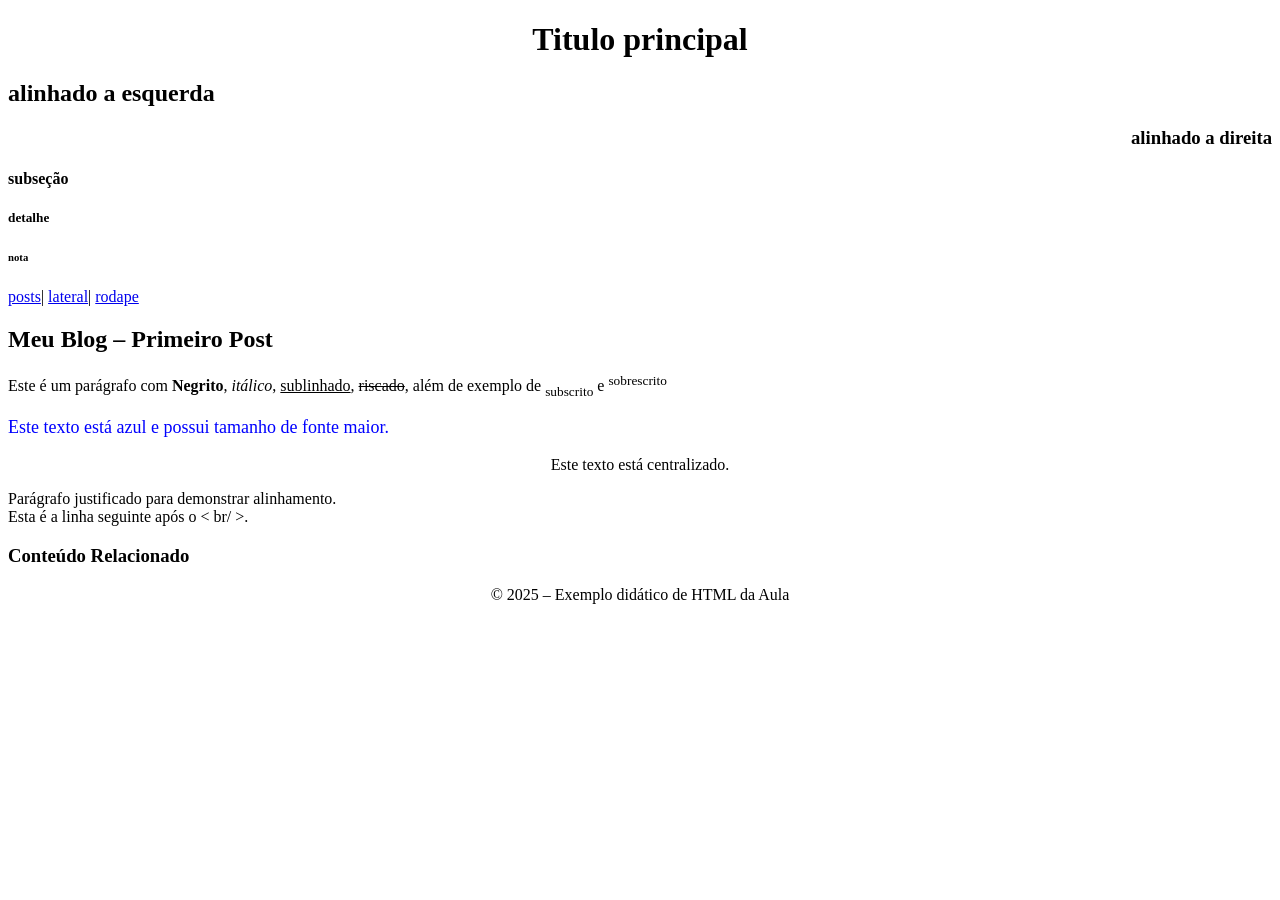
<file: Atividade Aula 3/index.html>
<!DOCTYPE html>
<html lang="pt-br">
<head>
    <meta charset="UTF-8">
    <style>
    .center {
        text-align: center;
    }
</style>

</head>
<body>
    <header>
        <h1 align="center">Titulo principal</h1>
        <h2 align="left">alinhado a esquerda</h2>
        <h3 align="right">alinhado a direita</h3>
        <h4>subseção</h4>
        <h5>detalhe</h5>
        <h6>nota</h6>
    </header>

    <nav>

    <p>
        <a href="#posts">posts</a>|
        <a href="#lateral">lateral</a>|
        <a href="#rodape">rodape</a>
    </p>

    </nav>

    <section id="posts">

    <article class="posts">
        <header>
            <h2>Meu Blog – Primeiro Post</h2>
        </header>

    <p>

        Este é um parágrafo com 
        <strong>Negrito</strong>,
        <em>itálico</em>,
        <span style="text-decoration: underline">sublinhado</span>,
        <span style="text-decoration: line-through">riscado</span>,
        além de exemplo de
        <sub>subscrito</sub> e 
        <sup>sobrescrito</sup>

    </p>

     <p style="color:blue;font-size: large">
         Este texto está azul e possui tamanho de fonte maior.
    </p>

    <div class="center">
       
        Este texto está centralizado.
    </div>

    <p style="text-align: justify;">
        Parágrafo justificado para demonstrar alinhamento.<br>
        Esta é a linha seguinte após o < br/ >.
    </p>

    </article>

    <aside id="lateral">
    <h3>Conteúdo Relacionado</h3>
    </aside>

    <footer id="rodape"; class="center">
        © 2025 – Exemplo didático de HTML da Aula
    </footer>

</body>
</html>
</file>
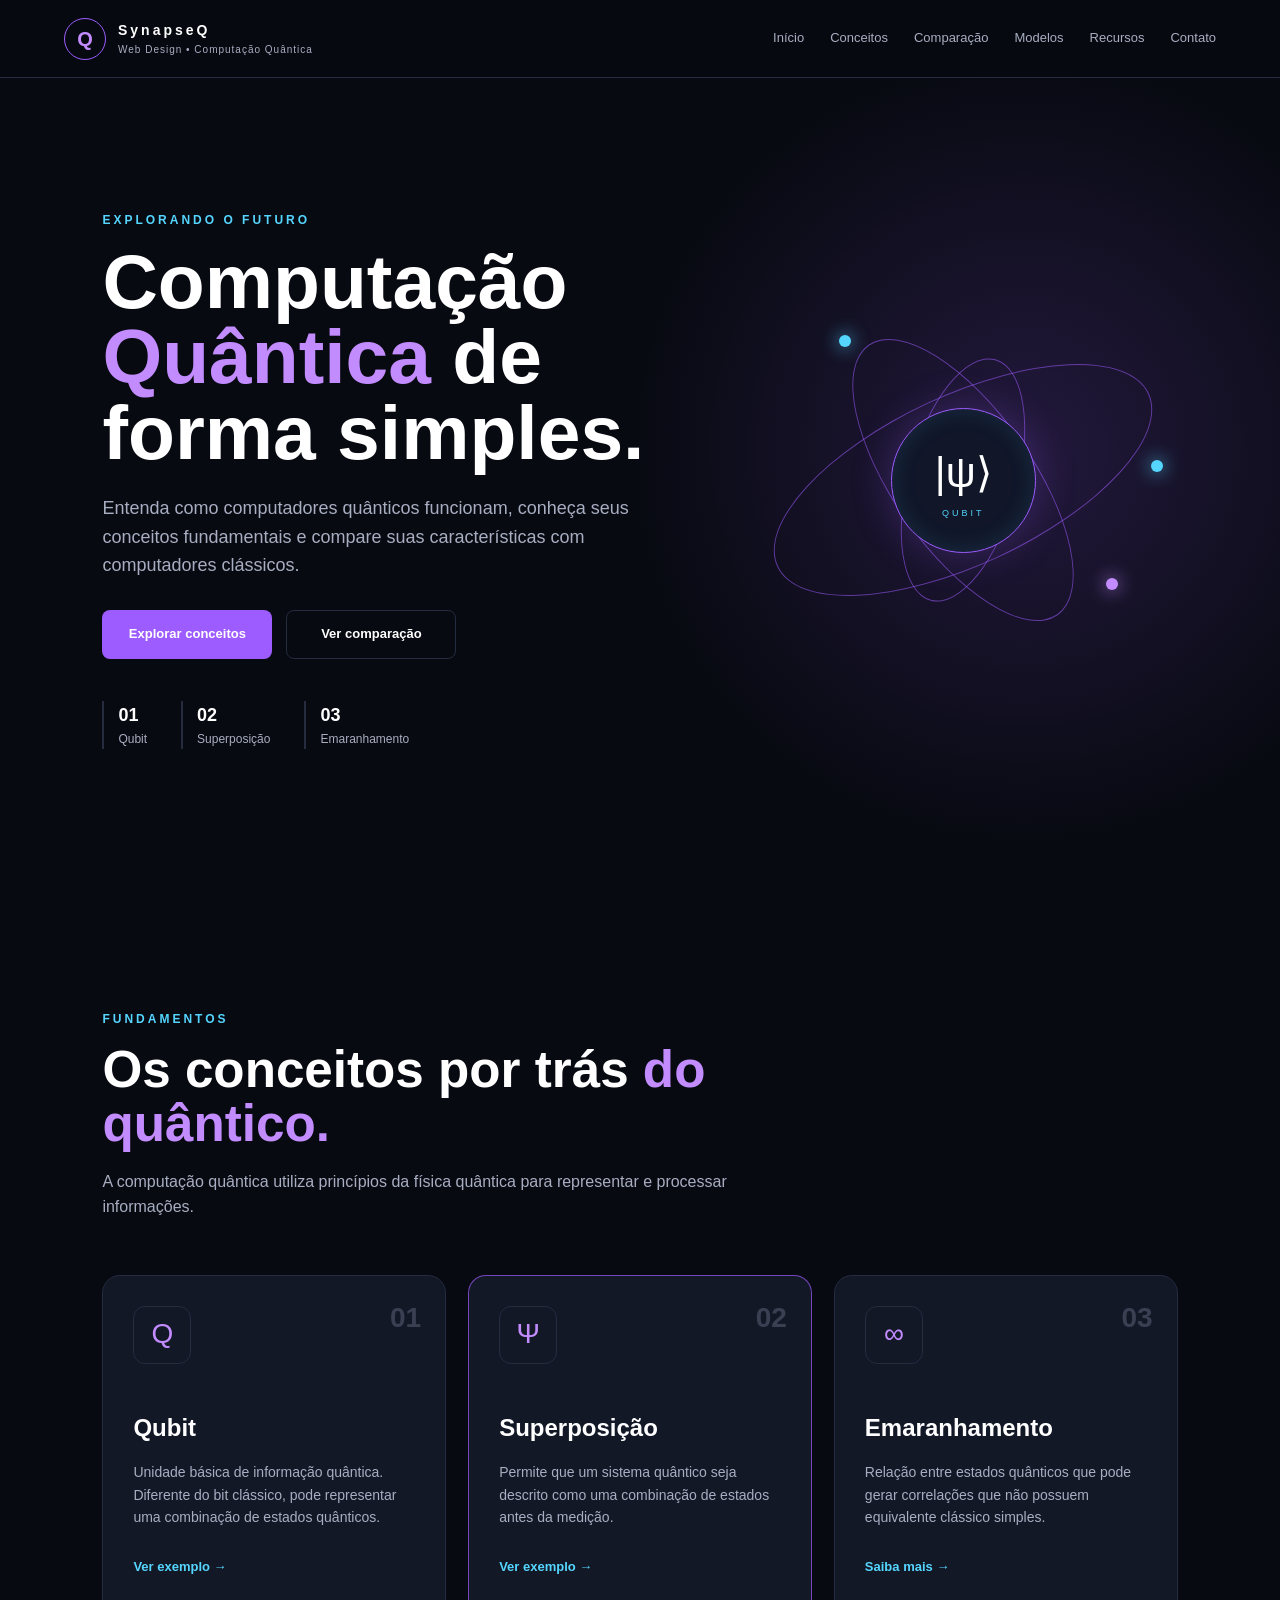
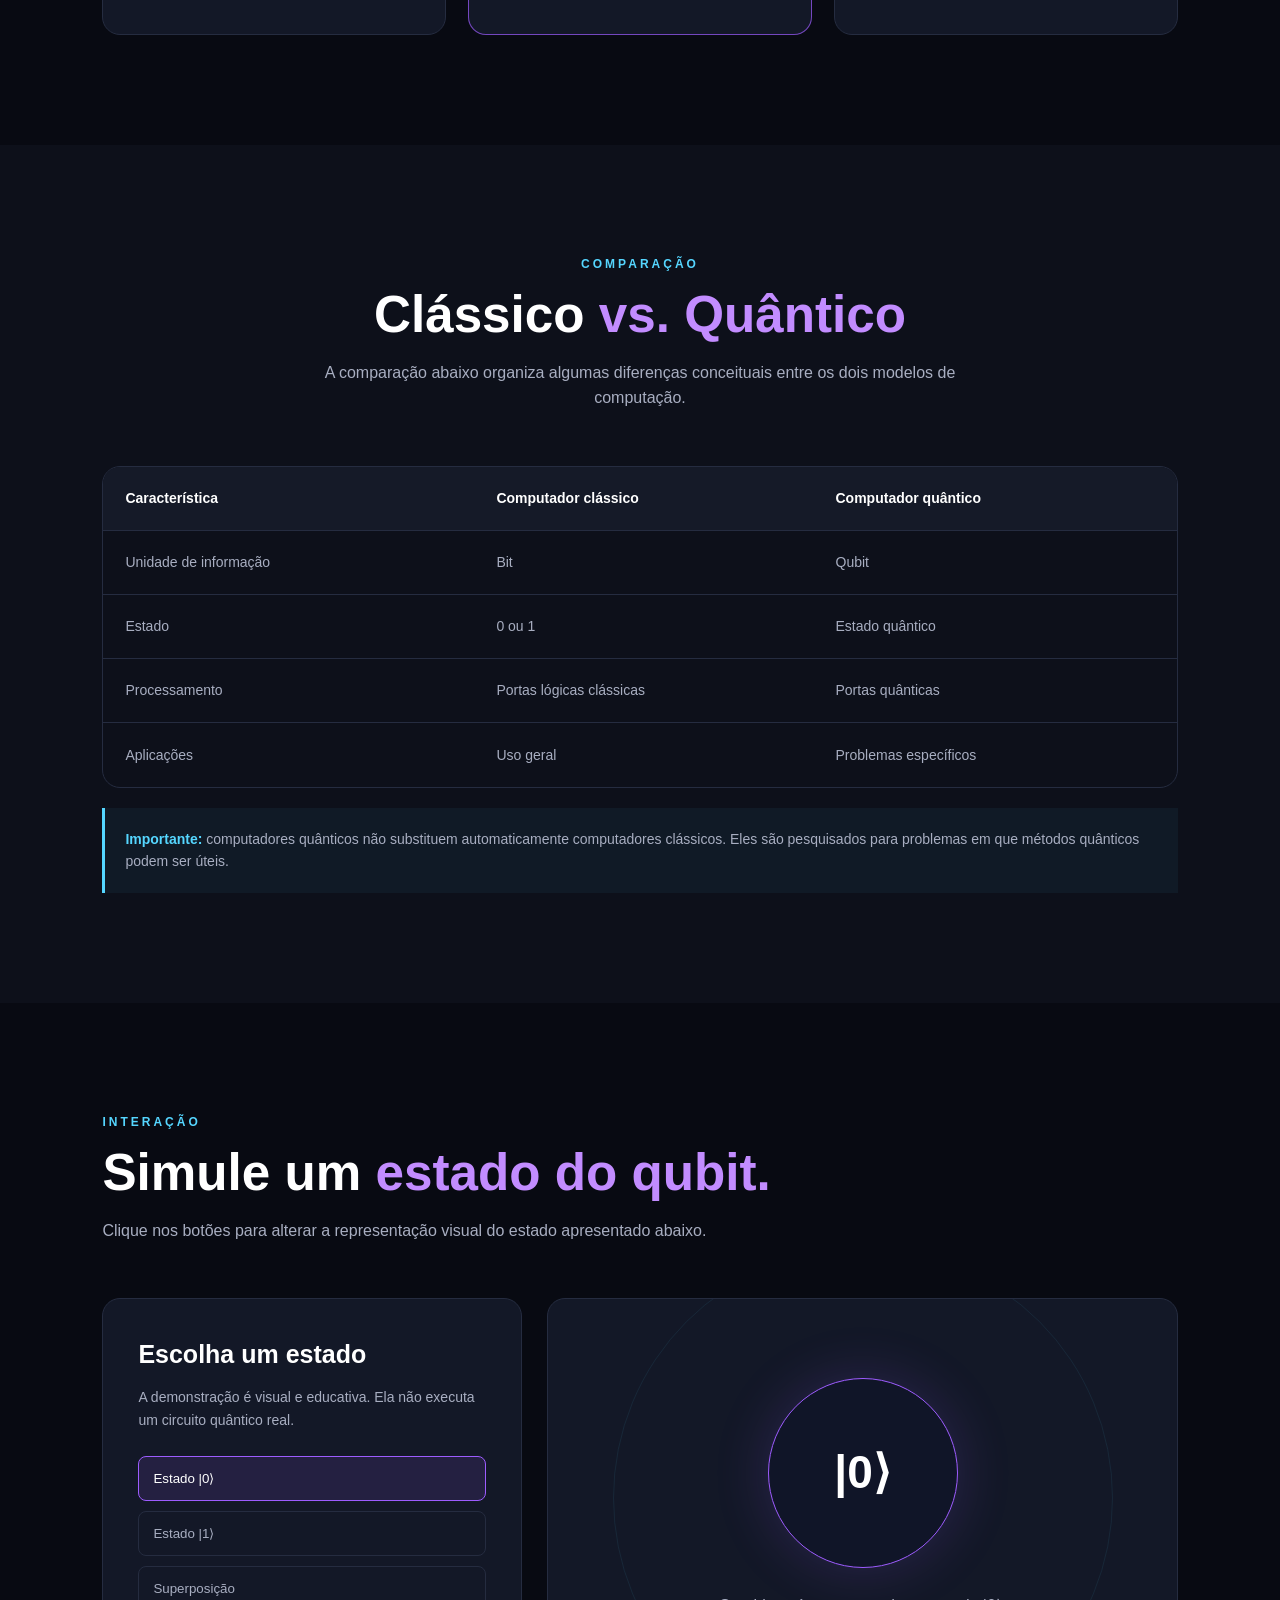
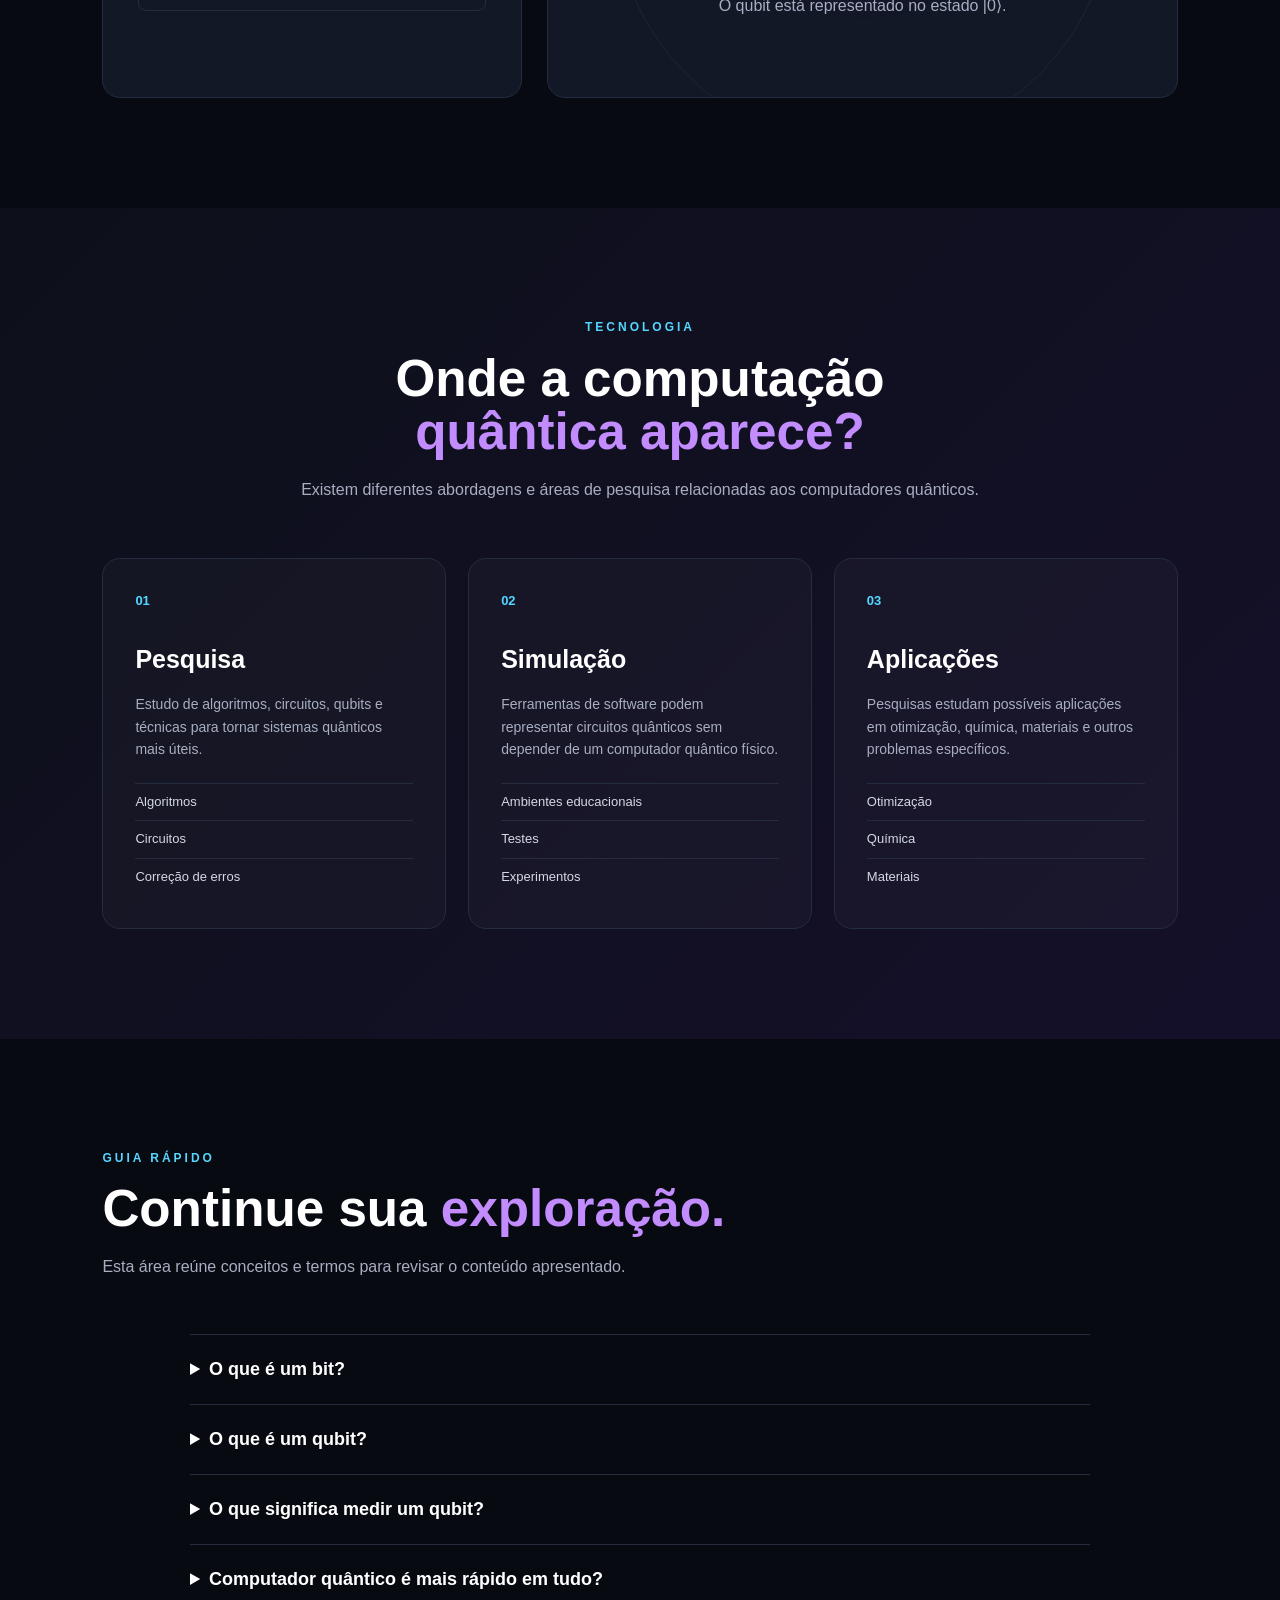
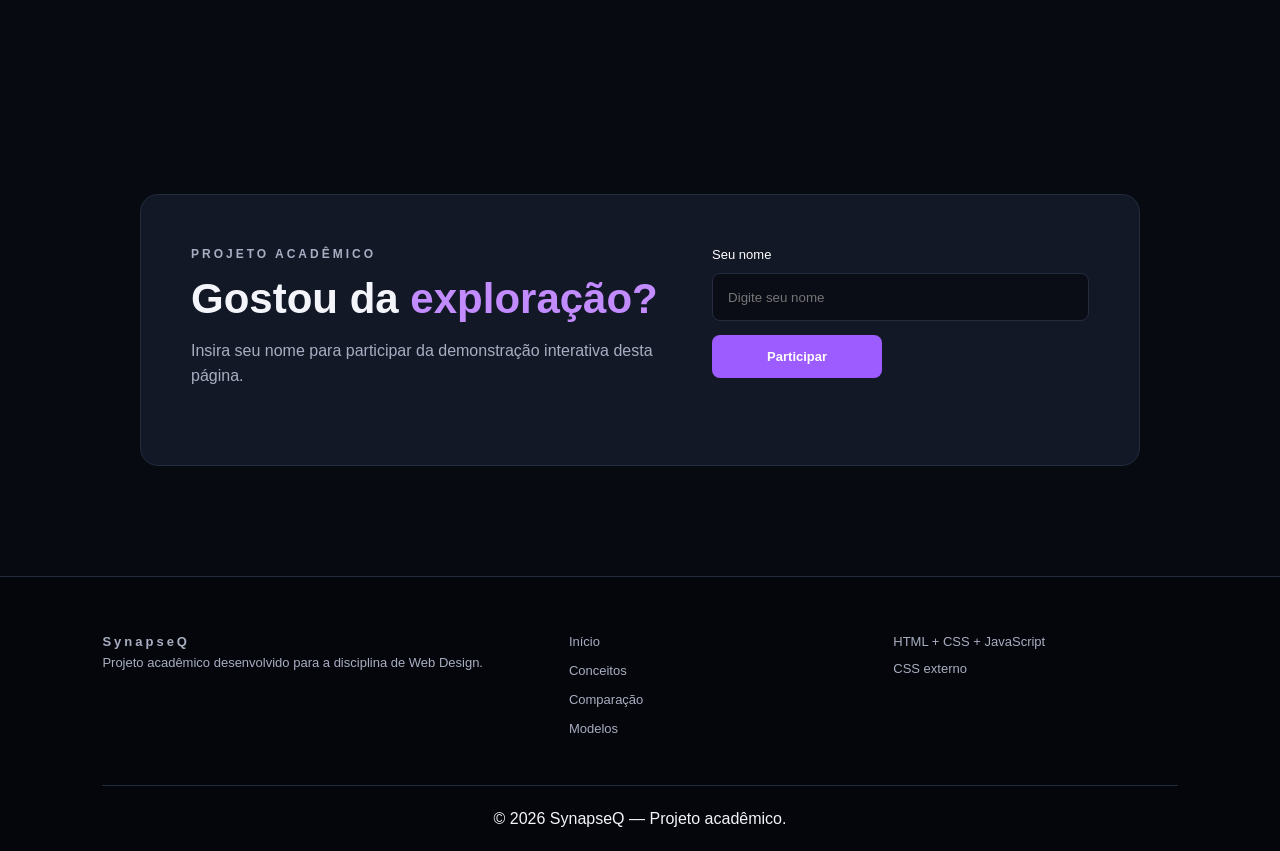
<file: Atividade Aula 6/index.html>
<!DOCTYPE html>
<html lang="pt-BR">
<head>
    <!-- Define a codificação para permitir acentos e caracteres especiais. -->
    <meta charset="UTF-8">

    <!-- Faz a página se adaptar à largura de celulares e tablets. -->
    <meta name="viewport" content="width=device-width, initial-scale=1.0">

    <!-- Título exibido na aba do navegador. -->
    <title>SynapseQ | Computação Quântica</title>

    <!--
        O CSS foi colocado em um arquivo externo, conforme solicitado na atividade.
        A tag link conecta o HTML ao arquivo style.css.
    -->
    <link rel="stylesheet" href="style.css">
</head>

<body id="inicio">

    <!-- ========================= CABEÇALHO ========================= -->
    <header class="cabecalho-principal">

        <!-- Área de identificação do projeto. -->
        <div class="marca">
            <span class="simbolo-marca">Q</span>

            <div>
                <p class="nome-marca">SynapseQ</p>
                <p class="subtitulo-marca">Web Design • Computação Quântica</p>
            </div>
        </div>

        <!-- Botão usado em telas pequenas para abrir o menu. -->
        <button class="botao-menu" id="botaoMenu" aria-label="Abrir menu">
            ☰
        </button>

        <!-- Menu principal com links internos. -->
        <nav class="menu-principal" id="menuPrincipal">
            <a href="#inicio">Início</a>
            <a href="#conceitos">Conceitos</a>
            <a href="#comparacao">Comparação</a>
            <a href="#modelos">Modelos</a>
            <a href="#recursos">Recursos</a>
            <a href="#contato">Contato</a>
        </nav>

    </header>

    <!-- ========================= HERO ========================= -->
    <main>

        <section class="hero" id="hero">

            <!-- Conteúdo textual principal da apresentação. -->
            <div class="hero-conteudo">

                <p class="etiqueta">EXPLORANDO O FUTURO</p>

                <h1>
                    Computação
                    <span>Quântica</span>
                    de forma simples.
                </h1>

                <p class="texto-hero">
                    Entenda como computadores quânticos funcionam,
                    conheça seus conceitos fundamentais e compare
                    suas características com computadores clássicos.
                </p>

                <div class="grupo-botoes">
                    <a class="botao botao-principal" href="#conceitos">
                        Explorar conceitos
                    </a>

                    <a class="botao botao-secundario" href="#comparacao">
                        Ver comparação
                    </a>
                </div>

                <!-- Pequenas informações de destaque. -->
                <div class="estatisticas">
                    <div class="estatistica">
                        <strong>01</strong>
                        <span>Qubit</span>
                    </div>

                    <div class="estatistica">
                        <strong>02</strong>
                        <span>Superposição</span>
                    </div>

                    <div class="estatistica">
                        <strong>03</strong>
                        <span>Emaranhamento</span>
                    </div>
                </div>
            </div>

            <!-- Elemento visual construído apenas com HTML e CSS. -->
            <div class="orbita-area" aria-label="Ilustração de um qubit">

                <div class="orbita orbita-externa"></div>
                <div class="orbita orbita-media"></div>
                <div class="orbita orbita-interna"></div>

                <div class="nucleo-qubit">
                    <span>|ψ⟩</span>
                    <small>QUBIT</small>
                </div>

                <span class="particula particula-um"></span>
                <span class="particula particula-dois"></span>
                <span class="particula particula-tres"></span>
            </div>

        </section>

        <!-- ========================= CONCEITOS ========================= -->
        <section class="secao" id="conceitos">

            <div class="cabecalho-secao">
                <p class="etiqueta">FUNDAMENTOS</p>

                <h2>
                    Os conceitos por trás
                    <span>do quântico.</span>
                </h2>

                <p>
                    A computação quântica utiliza princípios da física quântica
                    para representar e processar informações.
                </p>
            </div>

            <div class="grade-conceitos">

                <!-- Card 1 -->
                <article class="card conceito-card">
                    <span class="numero-card">01</span>

                    <div class="icone-card">Q</div>

                    <h3>Qubit</h3>

                    <p>
                        Unidade básica de informação quântica. Diferente
                        do bit clássico, pode representar uma combinação
                        de estados quânticos.
                    </p>

                    <a href="#simulador" class="link-card">
                        Ver exemplo →
                    </a>
                </article>

                <!-- Card 2 -->
                <article class="card conceito-card destaque">
                    <span class="numero-card">02</span>

                    <div class="icone-card">Ψ</div>

                    <h3>Superposição</h3>

                    <p>
                        Permite que um sistema quântico seja descrito como
                        uma combinação de estados antes da medição.
                    </p>

                    <a href="#simulador" class="link-card">
                        Ver exemplo →
                    </a>
                </article>

                <!-- Card 3 -->
                <article class="card conceito-card">
                    <span class="numero-card">03</span>

                    <div class="icone-card">∞</div>

                    <h3>Emaranhamento</h3>

                    <p>
                        Relação entre estados quânticos que pode gerar
                        correlações que não possuem equivalente clássico simples.
                    </p>

                    <a href="#recursos" class="link-card">
                        Saiba mais →
                    </a>
                </article>

            </div>
        </section>

        <!-- ========================= COMPARAÇÃO ========================= -->
        <section class="secao secao-escura" id="comparacao">

            <div class="cabecalho-secao centralizado">
                <p class="etiqueta">COMPARAÇÃO</p>

                <h2>
                    Clássico
                    <span>vs. Quântico</span>
                </h2>

                <p>
                    A comparação abaixo organiza algumas diferenças conceituais
                    entre os dois modelos de computação.
                </p>
            </div>

            <div class="tabela-comparacao">

                <div class="linha-tabela cabecalho-tabela">
                    <div>Característica</div>
                    <div>Computador clássico</div>
                    <div>Computador quântico</div>
                </div>

                <div class="linha-tabela">
                    <div>Unidade de informação</div>
                    <div>Bit</div>
                    <div>Qubit</div>
                </div>

                <div class="linha-tabela">
                    <div>Estado</div>
                    <div>0 ou 1</div>
                    <div>Estado quântico</div>
                </div>

                <div class="linha-tabela">
                    <div>Processamento</div>
                    <div>Portas lógicas clássicas</div>
                    <div>Portas quânticas</div>
                </div>

                <div class="linha-tabela">
                    <div>Aplicações</div>
                    <div>Uso geral</div>
                    <div>Problemas específicos</div>
                </div>

            </div>

            <div class="aviso-comparacao">
                <strong>Importante:</strong>
                computadores quânticos não substituem automaticamente
                computadores clássicos. Eles são pesquisados para problemas
                em que métodos quânticos podem ser úteis.
            </div>

        </section>

        <!-- ========================= SIMULADOR ========================= -->
        <section class="secao" id="simulador">

            <div class="cabecalho-secao">
                <p class="etiqueta">INTERAÇÃO</p>

                <h2>
                    Simule um
                    <span>estado do qubit.</span>
                </h2>

                <p>
                    Clique nos botões para alterar a representação visual
                    do estado apresentado abaixo.
                </p>
            </div>

            <div class="simulador">

                <div class="painel-controles">

                    <h3>Escolha um estado</h3>

                    <p>
                        A demonstração é visual e educativa.
                        Ela não executa um circuito quântico real.
                    </p>

                    <div class="botoes-estado">
                        <button class="botao-estado ativo" data-estado="0">
                            Estado |0⟩
                        </button>

                        <button class="botao-estado" data-estado="1">
                            Estado |1⟩
                        </button>

                        <button class="botao-estado" data-estado="superposicao">
                            Superposição
                        </button>
                    </div>
                </div>

                <div class="painel-visual" id="painelVisual">

                    <div class="onda"></div>

                    <div class="qubit-grande" id="qubitGrande">
                        <span id="simboloQubit">|0⟩</span>
                    </div>

                    <p id="descricaoEstado">
                        O qubit está representado no estado |0⟩.
                    </p>

                </div>
            </div>
        </section>

        <!-- ========================= MODELOS ========================= -->
        <section class="secao secao-gradiente" id="modelos">

            <div class="cabecalho-secao centralizado">
                <p class="etiqueta">TECNOLOGIA</p>

                <h2>
                    Onde a computação
                    <span>quântica aparece?</span>
                </h2>

                <p>
                    Existem diferentes abordagens e áreas de pesquisa
                    relacionadas aos computadores quânticos.
                </p>
            </div>

            <div class="grade-modelos">

                <article class="modelo">
                    <div class="numero-modelo">01</div>

                    <h3>Pesquisa</h3>

                    <p>
                        Estudo de algoritmos, circuitos, qubits e técnicas
                        para tornar sistemas quânticos mais úteis.
                    </p>

                    <ul>
                        <li>Algoritmos</li>
                        <li>Circuitos</li>
                        <li>Correção de erros</li>
                    </ul>
                </article>

                <article class="modelo">
                    <div class="numero-modelo">02</div>

                    <h3>Simulação</h3>

                    <p>
                        Ferramentas de software podem representar circuitos
                        quânticos sem depender de um computador quântico físico.
                    </p>

                    <ul>
                        <li>Ambientes educacionais</li>
                        <li>Testes</li>
                        <li>Experimentos</li>
                    </ul>
                </article>

                <article class="modelo">
                    <div class="numero-modelo">03</div>

                    <h3>Aplicações</h3>

                    <p>
                        Pesquisas estudam possíveis aplicações em otimização,
                        química, materiais e outros problemas específicos.
                    </p>

                    <ul>
                        <li>Otimização</li>
                        <li>Química</li>
                        <li>Materiais</li>
                    </ul>
                </article>

            </div>
        </section>

        <!-- ========================= RECURSOS ========================= -->
        <section class="secao" id="recursos">

            <div class="cabecalho-secao">
                <p class="etiqueta">GUIA RÁPIDO</p>

                <h2>
                    Continue sua
                    <span>exploração.</span>
                </h2>

                <p>
                    Esta área reúne conceitos e termos para revisar
                    o conteúdo apresentado.
                </p>
            </div>

            <div class="lista-recursos">

                <details class="recurso">
                    <summary>O que é um bit?</summary>
                    <p>
                        Em computação clássica, o bit é uma unidade de informação
                        que pode assumir valores como 0 ou 1.
                    </p>
                </details>

                <details class="recurso">
                    <summary>O que é um qubit?</summary>
                    <p>
                        É a unidade básica de informação usada na computação
                        quântica. Seu estado é descrito por princípios da
                        mecânica quântica.
                    </p>
                </details>

                <details class="recurso">
                    <summary>O que significa medir um qubit?</summary>
                    <p>
                        A medição associa o estado quântico observado a um
                        resultado clássico, conforme o processo de medição.
                    </p>
                </details>

                <details class="recurso">
                    <summary>Computador quântico é mais rápido em tudo?</summary>
                    <p>
                        Não. O objetivo da computação quântica é explorar
                        vantagens em determinados problemas e algoritmos.
                    </p>
                </details>

            </div>
        </section>

        <!-- ========================= NEWSLETTER ========================= -->
        <section class="secao contato-secao" id="contato">

            <div class="contato-caixa">

                <div>
                    <p class="etiqueta">PROJETO ACADÊMICO</p>

                    <h2>
                        Gostou da
                        <span>exploração?</span>
                    </h2>

                    <p>
                        Insira seu nome para participar da demonstração
                        interativa desta página.
                    </p>
                </div>

                <form id="formulario">

                    <label for="nome">Seu nome</label>

                    <input
                        type="text"
                        id="nome"
                        name="nome"
                        placeholder="Digite seu nome"
                        required
                    >

                    <button class="botao botao-principal" type="submit">
                        Participar
                    </button>

                    <p class="mensagem-formulario" id="mensagemFormulario"></p>

                </form>

            </div>
        </section>

    </main>

    <!-- ========================= RODAPÉ ========================= -->
    <footer class="rodape">

        <div class="rodape-conteudo">

            <div>
                <p class="nome-marca">SynapseQ</p>

                <p>
                    Projeto acadêmico desenvolvido para a disciplina
                    de Web Design.
                </p>
            </div>

            <div class="links-rodape">
                <a href="#inicio">Início</a>
                <a href="#conceitos">Conceitos</a>
                <a href="#comparacao">Comparação</a>
                <a href="#modelos">Modelos</a>
            </div>

            <div>
                <p class="credito">HTML + CSS + JavaScript</p>
                <p class="credito">CSS externo</p>
            </div>

        </div>

        <div class="rodape-final">
            <p>
                © 2026 SynapseQ — Projeto acadêmico.
            </p>
        </div>

    </footer>

    <!-- JavaScript externo usado apenas para as interações da página. -->
    <script src="script.js"></script>
</body>
</html>
</file>
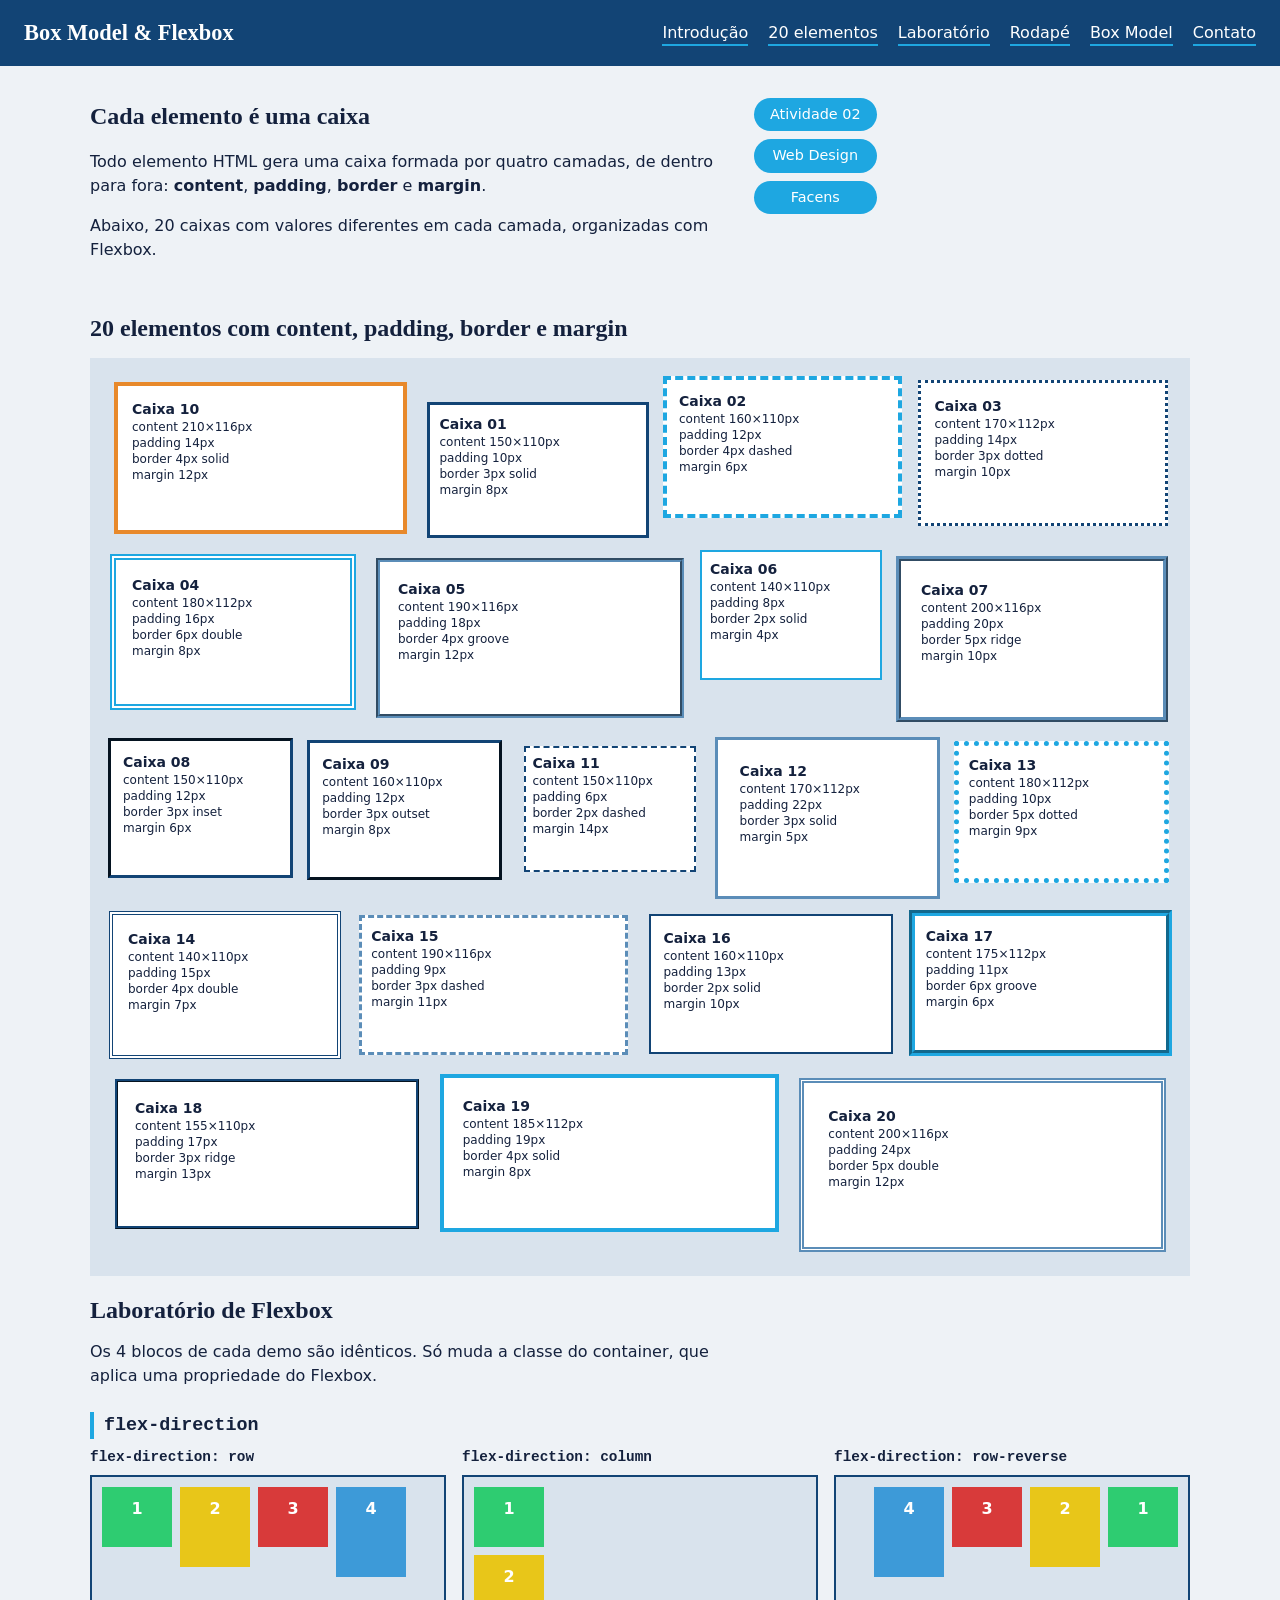
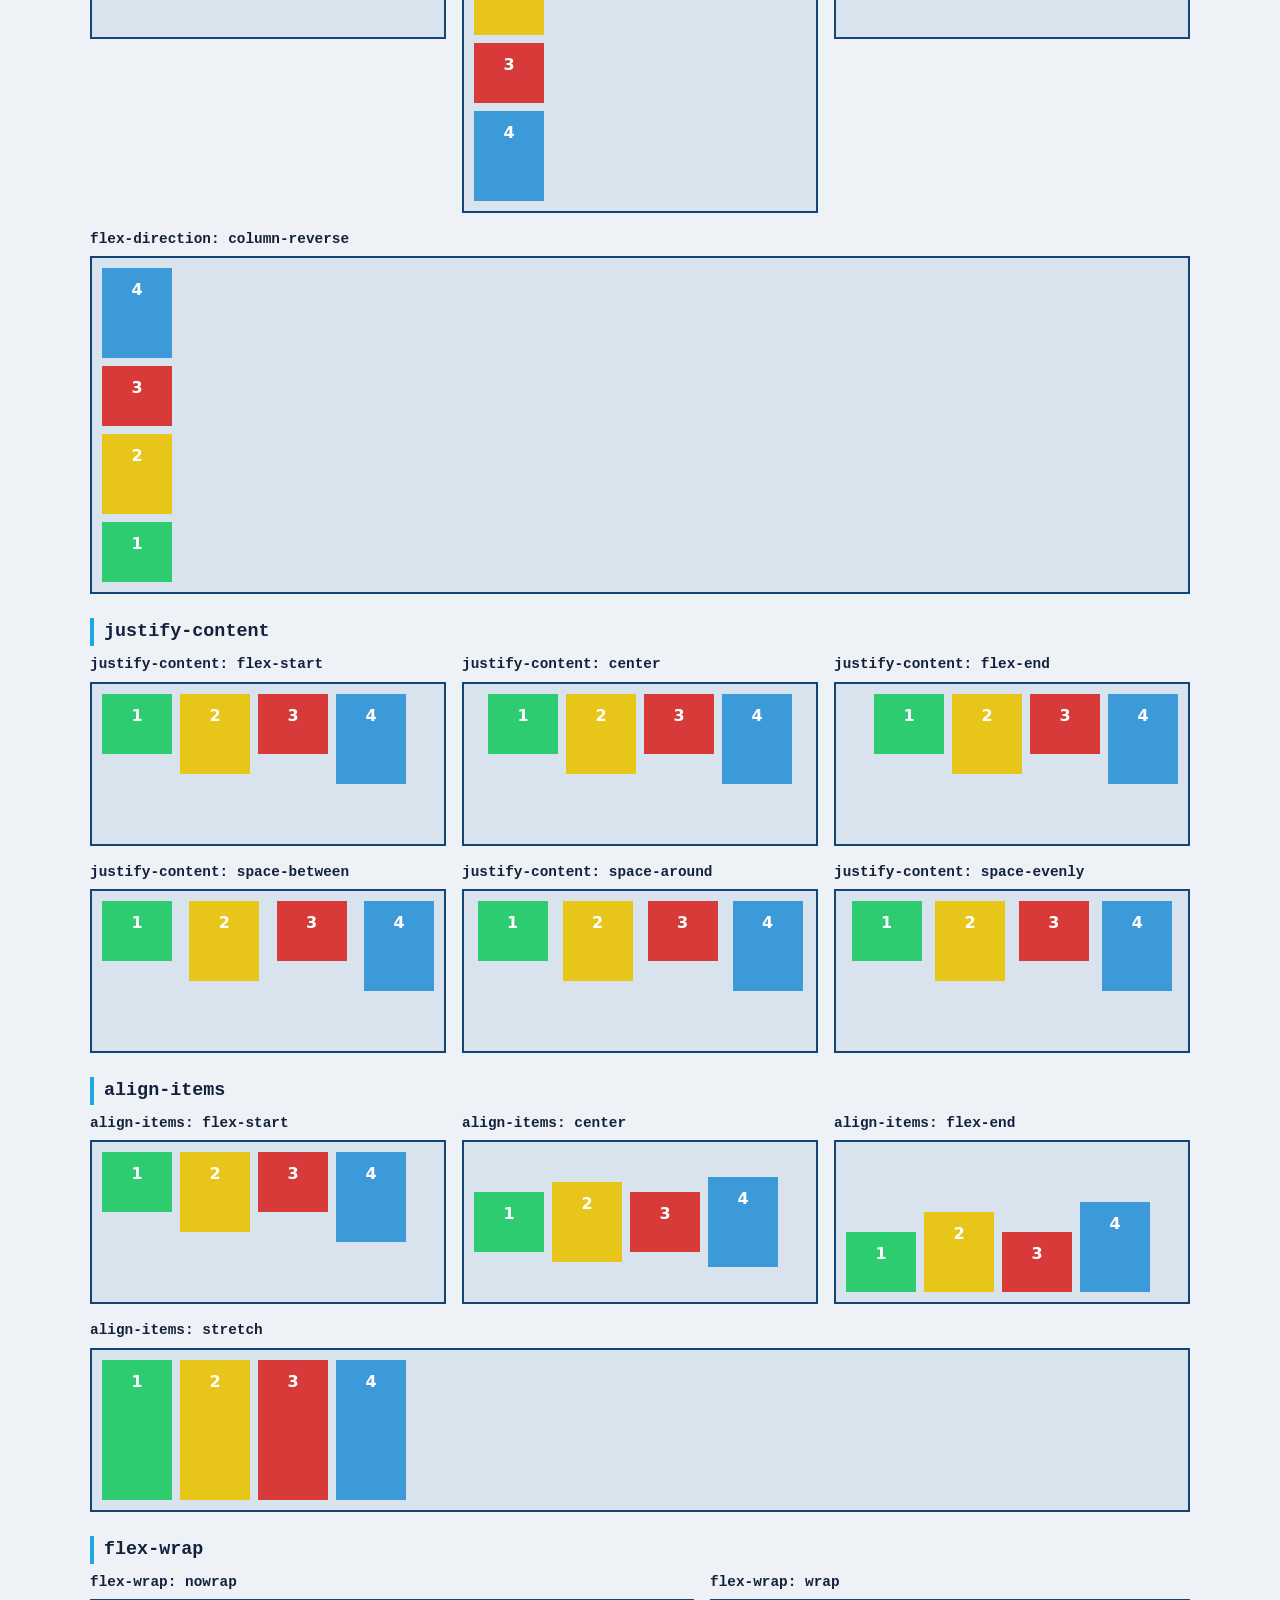
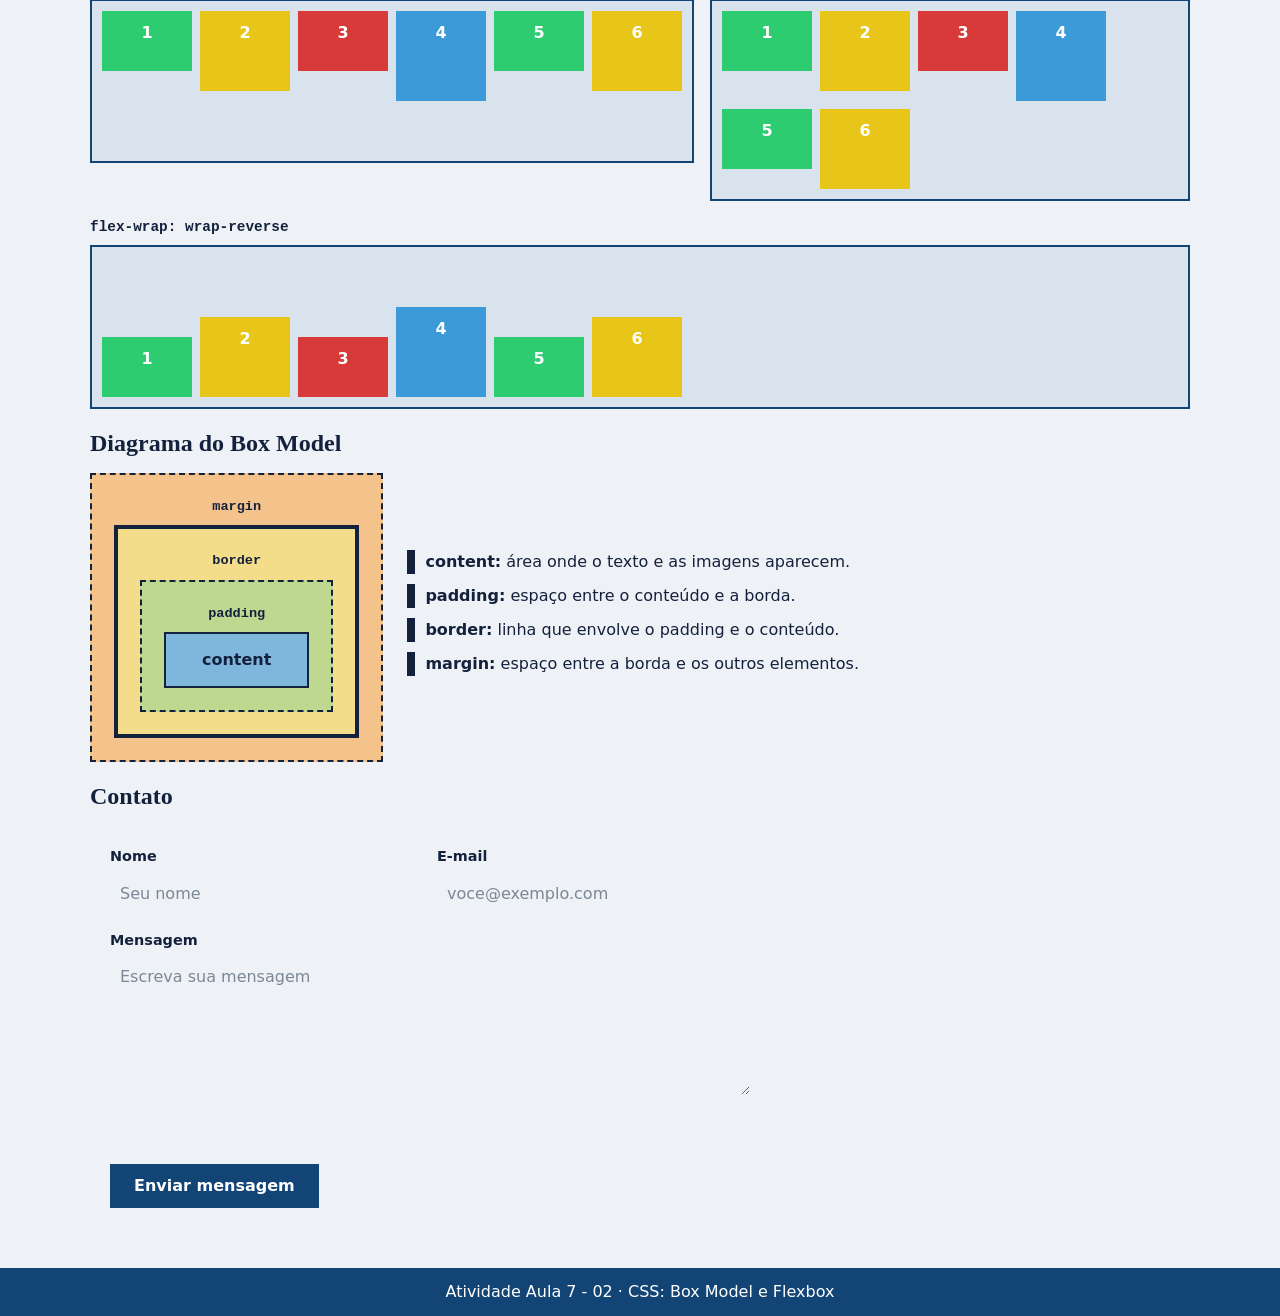
<file: Atividade Aula 7/index.html>
<!DOCTYPE html>
<html lang="pt-BR">
<head>
  <meta charset="UTF-8">
  <!-- Necessário para o layout responsivo funcionar em celulares -->
  <meta name="viewport" content="width=device-width, initial-scale=1.0">
  <title>Box Model e Flexbox - Atividade 02</title>
  <!-- CSS externo: o estilo fica em style.css e é ligado ao HTML pela tag link -->
  <link rel="stylesheet" href="style.css">
</head>
<body>

  <!-- Cabeçalho: container flex com logo à esquerda e menu à direita -->
  <header class="cabecalho">
    <h1 class="logo">Box Model &amp; Flexbox</h1>
    <nav>
      <ul class="menu">
        <li><a href="#intro">Introdução</a></li>
        <li><a href="#galeria">20 elementos</a></li>
        <li><a href="#laboratorio">Laboratório</a></li>
        <li><a href="#rodape">Rodapé</a></li>
        <li><a href="#boxmodel">Box Model</a></li>
        <li><a href="#contato">Contato</a></li>
      </ul>
    </nav>
  </header>

  <main>
    <!-- Introdução: texto + selos lado a lado (vira coluna no celular) -->
    <section class="intro" id="intro">
      <article class="intro-texto">
        <h2>Cada elemento é uma caixa</h2>
        <p>Todo elemento HTML gera uma caixa formada por quatro camadas, de dentro para fora: <b>content</b>, <b>padding</b>, <b>border</b> e <b>margin</b>.</p>
        <p>Abaixo, 20 caixas com valores diferentes em cada camada, organizadas com Flexbox.</p>
      </article>
      <aside class="selos">
        <span class="selo">Atividade 02</span>
        <span class="selo">Web Design</span>
        <span class="selo">Facens</span>
      </aside>
    </section>

    <!-- Galeria: container flex que organiza as 20 caixas e quebra linha conforme a tela -->
    <section id="galeria">
      <h2 class="titulo-secao">20 elementos com content, padding, border e margin</h2>
      <div class="galeria">
      <!-- Elemento 01: content 150x110px, padding 10px, border 3px solid, margin 8px -->
      <div class="caixa e01">
        <strong>Caixa 01</strong>
        <span>content 150×110px</span>
        <span>padding 10px</span>
        <span>border 3px solid</span>
        <span>margin 8px</span>
      </div>
      <!-- Elemento 02: content 160x110px, padding 12px, border 4px dashed, margin 6px -->
      <div class="caixa e02">
        <strong>Caixa 02</strong>
        <span>content 160×110px</span>
        <span>padding 12px</span>
        <span>border 4px dashed</span>
        <span>margin 6px</span>
      </div>
      <!-- Elemento 03: content 170x112px, padding 14px, border 3px dotted, margin 10px -->
      <div class="caixa e03">
        <strong>Caixa 03</strong>
        <span>content 170×112px</span>
        <span>padding 14px</span>
        <span>border 3px dotted</span>
        <span>margin 10px</span>
      </div>
      <!-- Elemento 04: content 180x112px, padding 16px, border 6px double, margin 8px -->
      <div class="caixa e04">
        <strong>Caixa 04</strong>
        <span>content 180×112px</span>
        <span>padding 16px</span>
        <span>border 6px double</span>
        <span>margin 8px</span>
      </div>
      <!-- Elemento 05: content 190x116px, padding 18px, border 4px groove, margin 12px -->
      <div class="caixa e05">
        <strong>Caixa 05</strong>
        <span>content 190×116px</span>
        <span>padding 18px</span>
        <span>border 4px groove</span>
        <span>margin 12px</span>
      </div>
      <!-- Elemento 06: content 140x110px, padding 8px, border 2px solid, margin 4px -->
      <div class="caixa e06">
        <strong>Caixa 06</strong>
        <span>content 140×110px</span>
        <span>padding 8px</span>
        <span>border 2px solid</span>
        <span>margin 4px</span>
      </div>
      <!-- Elemento 07: content 200x116px, padding 20px, border 5px ridge, margin 10px -->
      <div class="caixa e07">
        <strong>Caixa 07</strong>
        <span>content 200×116px</span>
        <span>padding 20px</span>
        <span>border 5px ridge</span>
        <span>margin 10px</span>
      </div>
      <!-- Elemento 08: content 150x110px, padding 12px, border 3px inset, margin 6px -->
      <div class="caixa e08">
        <strong>Caixa 08</strong>
        <span>content 150×110px</span>
        <span>padding 12px</span>
        <span>border 3px inset</span>
        <span>margin 6px</span>
      </div>
      <!-- Elemento 09: content 160x110px, padding 12px, border 3px outset, margin 8px -->
      <div class="caixa e09">
        <strong>Caixa 09</strong>
        <span>content 160×110px</span>
        <span>padding 12px</span>
        <span>border 3px outset</span>
        <span>margin 8px</span>
      </div>
      <!-- Elemento 10: content 210x116px, padding 14px, border 4px solid, margin 12px -->
      <div class="caixa e10">
        <strong>Caixa 10</strong>
        <span>content 210×116px</span>
        <span>padding 14px</span>
        <span>border 4px solid</span>
        <span>margin 12px</span>
      </div>
      <!-- Elemento 11: content 150x110px, padding 6px, border 2px dashed, margin 14px -->
      <div class="caixa e11">
        <strong>Caixa 11</strong>
        <span>content 150×110px</span>
        <span>padding 6px</span>
        <span>border 2px dashed</span>
        <span>margin 14px</span>
      </div>
      <!-- Elemento 12: content 170x112px, padding 22px, border 3px solid, margin 5px -->
      <div class="caixa e12">
        <strong>Caixa 12</strong>
        <span>content 170×112px</span>
        <span>padding 22px</span>
        <span>border 3px solid</span>
        <span>margin 5px</span>
      </div>
      <!-- Elemento 13: content 180x112px, padding 10px, border 5px dotted, margin 9px -->
      <div class="caixa e13">
        <strong>Caixa 13</strong>
        <span>content 180×112px</span>
        <span>padding 10px</span>
        <span>border 5px dotted</span>
        <span>margin 9px</span>
      </div>
      <!-- Elemento 14: content 140x110px, padding 15px, border 4px double, margin 7px -->
      <div class="caixa e14">
        <strong>Caixa 14</strong>
        <span>content 140×110px</span>
        <span>padding 15px</span>
        <span>border 4px double</span>
        <span>margin 7px</span>
      </div>
      <!-- Elemento 15: content 190x116px, padding 9px, border 3px dashed, margin 11px -->
      <div class="caixa e15">
        <strong>Caixa 15</strong>
        <span>content 190×116px</span>
        <span>padding 9px</span>
        <span>border 3px dashed</span>
        <span>margin 11px</span>
      </div>
      <!-- Elemento 16: content 160x110px, padding 13px, border 2px solid, margin 10px -->
      <div class="caixa e16">
        <strong>Caixa 16</strong>
        <span>content 160×110px</span>
        <span>padding 13px</span>
        <span>border 2px solid</span>
        <span>margin 10px</span>
      </div>
      <!-- Elemento 17: content 175x112px, padding 11px, border 6px groove, margin 6px -->
      <div class="caixa e17">
        <strong>Caixa 17</strong>
        <span>content 175×112px</span>
        <span>padding 11px</span>
        <span>border 6px groove</span>
        <span>margin 6px</span>
      </div>
      <!-- Elemento 18: content 155x110px, padding 17px, border 3px ridge, margin 13px -->
      <div class="caixa e18">
        <strong>Caixa 18</strong>
        <span>content 155×110px</span>
        <span>padding 17px</span>
        <span>border 3px ridge</span>
        <span>margin 13px</span>
      </div>
      <!-- Elemento 19: content 185x112px, padding 19px, border 4px solid, margin 8px -->
      <div class="caixa e19">
        <strong>Caixa 19</strong>
        <span>content 185×112px</span>
        <span>padding 19px</span>
        <span>border 4px solid</span>
        <span>margin 8px</span>
      </div>
      <!-- Elemento 20: content 200x116px, padding 24px, border 5px double, margin 12px -->
      <div class="caixa e20">
        <strong>Caixa 20</strong>
        <span>content 200×116px</span>
        <span>padding 24px</span>
        <span>border 5px double</span>
        <span>margin 12px</span>
      </div>
      </div>
    </section>

        <!-- ===== Laboratório de Flexbox: cada demo muda UMA propriedade ===== -->
    <section class="laboratorio" id="laboratorio">
      <h2 class="titulo-secao">Laboratório de Flexbox</h2>
      <p class="lab-intro">Os 4 blocos de cada demo são idênticos. Só muda a classe do container, que aplica uma propriedade do Flexbox.</p>

      <!-- Grupo 1: flex-direction (define o eixo principal) -->
      <h3 class="grupo-titulo">flex-direction</h3>
      <div class="demo-lista">

        <div class="demo-grupo">
          <h4 class="demo-titulo">flex-direction: row</h4>
          <div class="demo d-row">
            <div class="bloco b1">1</div>
            <div class="bloco b2">2</div>
            <div class="bloco b3">3</div>
            <div class="bloco b4">4</div>
          </div>
        </div>

        <div class="demo-grupo">
          <h4 class="demo-titulo">flex-direction: column</h4>
          <div class="demo d-column">
            <div class="bloco b1">1</div>
            <div class="bloco b2">2</div>
            <div class="bloco b3">3</div>
            <div class="bloco b4">4</div>
          </div>
        </div>

        <div class="demo-grupo">
          <h4 class="demo-titulo">flex-direction: row-reverse</h4>
          <div class="demo d-row-reverse">
            <div class="bloco b1">1</div>
            <div class="bloco b2">2</div>
            <div class="bloco b3">3</div>
            <div class="bloco b4">4</div>
          </div>
        </div>

        <div class="demo-grupo">
          <h4 class="demo-titulo">flex-direction: column-reverse</h4>
          <div class="demo d-column-reverse">
            <div class="bloco b1">1</div>
            <div class="bloco b2">2</div>
            <div class="bloco b3">3</div>
            <div class="bloco b4">4</div>
          </div>
        </div>

      </div>

      <!-- Grupo 2: justify-content (alinha ao longo do eixo principal) -->
      <h3 class="grupo-titulo">justify-content</h3>
      <div class="demo-lista">

        <div class="demo-grupo">
          <h4 class="demo-titulo">justify-content: flex-start</h4>
          <div class="demo j-start">
            <div class="bloco b1">1</div>
            <div class="bloco b2">2</div>
            <div class="bloco b3">3</div>
            <div class="bloco b4">4</div>
          </div>
        </div>

        <div class="demo-grupo">
          <h4 class="demo-titulo">justify-content: center</h4>
          <div class="demo j-center">
            <div class="bloco b1">1</div>
            <div class="bloco b2">2</div>
            <div class="bloco b3">3</div>
            <div class="bloco b4">4</div>
          </div>
        </div>

        <div class="demo-grupo">
          <h4 class="demo-titulo">justify-content: flex-end</h4>
          <div class="demo j-end">
            <div class="bloco b1">1</div>
            <div class="bloco b2">2</div>
            <div class="bloco b3">3</div>
            <div class="bloco b4">4</div>
          </div>
        </div>

        <div class="demo-grupo">
          <h4 class="demo-titulo">justify-content: space-between</h4>
          <div class="demo j-between">
            <div class="bloco b1">1</div>
            <div class="bloco b2">2</div>
            <div class="bloco b3">3</div>
            <div class="bloco b4">4</div>
          </div>
        </div>

        <div class="demo-grupo">
          <h4 class="demo-titulo">justify-content: space-around</h4>
          <div class="demo j-around">
            <div class="bloco b1">1</div>
            <div class="bloco b2">2</div>
            <div class="bloco b3">3</div>
            <div class="bloco b4">4</div>
          </div>
        </div>

        <div class="demo-grupo">
          <h4 class="demo-titulo">justify-content: space-evenly</h4>
          <div class="demo j-evenly">
            <div class="bloco b1">1</div>
            <div class="bloco b2">2</div>
            <div class="bloco b3">3</div>
            <div class="bloco b4">4</div>
          </div>
        </div>

      </div>

      <!-- Grupo 3: align-items (alinha ao longo do eixo transversal) -->
      <h3 class="grupo-titulo">align-items</h3>
      <div class="demo-lista">

        <div class="demo-grupo">
          <h4 class="demo-titulo">align-items: flex-start</h4>
          <div class="demo a-start">
            <div class="bloco b1">1</div>
            <div class="bloco b2">2</div>
            <div class="bloco b3">3</div>
            <div class="bloco b4">4</div>
          </div>
        </div>

        <div class="demo-grupo">
          <h4 class="demo-titulo">align-items: center</h4>
          <div class="demo a-center">
            <div class="bloco b1">1</div>
            <div class="bloco b2">2</div>
            <div class="bloco b3">3</div>
            <div class="bloco b4">4</div>
          </div>
        </div>

        <div class="demo-grupo">
          <h4 class="demo-titulo">align-items: flex-end</h4>
          <div class="demo a-end">
            <div class="bloco b1">1</div>
            <div class="bloco b2">2</div>
            <div class="bloco b3">3</div>
            <div class="bloco b4">4</div>
          </div>
        </div>

        <div class="demo-grupo">
          <h4 class="demo-titulo">align-items: stretch</h4>
          <div class="demo a-stretch">
            <div class="bloco b1">1</div>
            <div class="bloco b2">2</div>
            <div class="bloco b3">3</div>
            <div class="bloco b4">4</div>
          </div>
        </div>

      </div>

      <!-- Grupo 4: flex-wrap (6 blocos, para forçar a quebra de linha) -->
      <h3 class="grupo-titulo">flex-wrap</h3>
      <div class="demo-lista">

        <div class="demo-grupo">
          <h4 class="demo-titulo">flex-wrap: nowrap</h4>
          <div class="demo d-nowrap">
            <div class="bloco b1">1</div>
            <div class="bloco b2">2</div>
            <div class="bloco b3">3</div>
            <div class="bloco b4">4</div>
            <div class="bloco b1">5</div>
            <div class="bloco b2">6</div>
          </div>
        </div>

        <div class="demo-grupo">
          <h4 class="demo-titulo">flex-wrap: wrap</h4>
          <div class="demo d-wrap">
            <div class="bloco b1">1</div>
            <div class="bloco b2">2</div>
            <div class="bloco b3">3</div>
            <div class="bloco b4">4</div>
            <div class="bloco b1">5</div>
            <div class="bloco b2">6</div>
          </div>
        </div>

        <div class="demo-grupo">
          <h4 class="demo-titulo">flex-wrap: wrap-reverse</h4>
          <div class="demo d-wrap-reverse">
            <div class="bloco b1">1</div>
            <div class="bloco b2">2</div>
            <div class="bloco b3">3</div>
            <div class="bloco b4">4</div>
            <div class="bloco b1">5</div>
            <div class="bloco b2">6</div>
          </div>
        </div>

      </div>
    </section>

        <!-- ===== Diagrama do Box Model: quatro camadas aninhadas ===== -->
    <section class="boxmodel" id="boxmodel">
      <h2 class="titulo-secao">Diagrama do Box Model</h2>
      <div class="bm-layout">

        <!-- Camada externa: margin (espaço entre este elemento e os outros) -->
        <div class="bm-margin">
          <span class="bm-rotulo">margin</span>
          <!-- border: linha que envolve o padding e o conteúdo -->
          <div class="bm-border">
            <span class="bm-rotulo">border</span>
            <!-- padding: espaço entre o conteúdo e a borda -->
            <div class="bm-padding">
              <span class="bm-rotulo">padding</span>
              <!-- content: onde ficam o texto e as imagens -->
              <div class="bm-content">content</div>
            </div>
          </div>
        </div>

        <!-- Legenda explicando cada camada -->
        <ul class="bm-legenda">
          <li class="lg-content"><b>content:</b> área onde o texto e as imagens aparecem.</li>
          <li class="lg-padding"><b>padding:</b> espaço entre o conteúdo e a borda.</li>
          <li class="lg-border"><b>border:</b> linha que envolve o padding e o conteúdo.</li>
          <li class="lg-margin"><b>margin:</b> espaço entre a borda e os outros elementos.</li>
        </ul>

      </div>
    </section>

        <!-- ===== Formulário de contato: container flex em coluna ===== -->
    <section class="contato" id="contato">
      <h2 class="titulo-secao">Contato</h2>
      <form class="form" action="#" method="post">

        <!-- Nome e e-mail lado a lado; em telas estreitas ficam um embaixo do outro -->
        <div class="form-linha">
          <div class="campo">
            <label for="nome">Nome</label>
            <input type="text" id="nome" name="nome" placeholder="Seu nome" required>
          </div>
          <div class="campo">
            <label for="email">E-mail</label>
            <input type="email" id="email" name="email" placeholder="voce@exemplo.com" required>
          </div>
        </div>

        <div class="campo">
          <label for="mensagem">Mensagem</label>
          <textarea id="mensagem" name="mensagem" rows="5" placeholder="Escreva sua mensagem" required></textarea>
        </div>

        <button type="submit" class="botao">Enviar mensagem</button>
      </form>
    </section>

  </main>

  <footer class="rodape" id="rodape">
    <p>Atividade Aula 7 - 02 · CSS: Box Model e Flexbox</p>
  </footer>

</body>
</html>
</file>
<file: Atividade Aula 6/style.css>
/* ==========================================================
   QUANTUM LAB - STYLE.CSS
   Projeto acadêmico de Web Design.
   Este arquivo contém o CSS externo utilizado pelo index.html.
   ========================================================== */


/* ==========================================================
   1. CONFIGURAÇÕES GERAIS
   ========================================================== */

/* Remove margens e paddings padrão para controlar o layout. */
* {
    margin: 0;
    padding: 0;
    box-sizing: border-box;
}

/* Configura o comportamento de rolagem dos links internos. */
html {
    scroll-behavior: smooth;
}

/* Configura o corpo principal da página. */
body {
    background-color: #080a12;
    color: #f4f5fb;
    font-family: Arial, Helvetica, sans-serif;
    font-size: 16px;
    line-height: 1.6;
    min-width: 320px;
}

/* Remove a aparência padrão dos links. */
a {
    color: inherit;
    text-decoration: none;
}

/* Remove marcadores das listas. */
ul {
    list-style: none;
}

/* Faz imagens e elementos semelhantes respeitarem o container. */
img {
    max-width: 100%;
    height: auto;
}


/* ==========================================================
   2. VARIÁVEIS E CONTAINER
   ========================================================== */

/* Variáveis CSS centralizam valores utilizados em várias partes. */
:root {
    --fundo: #080a12;
    --fundo-claro: #101522;
    --fundo-card: #131827;
    --borda: #252c40;
    --texto: #f4f5fb;
    --texto-suave: #a8aec1;
    --roxo: #9d5cff;
    --roxo-claro: #c28cff;
    --azul: #55d6ff;
    --verde: #69f0ae;
    --branco: #ffffff;
    --raio: 18px;
    --largura: 1180px;
}

/* Container utilizado para manter o conteúdo centralizado. */
.container {
    width: 90%;
    max-width: var(--largura);
    margin: 0 auto;
}


/* ==========================================================
   3. CABEÇALHO
   ========================================================== */

/* Cabeçalho fixo no topo da página. */
.cabecalho-principal {
    width: 100%;
    height: 78px;
    padding: 0 5%;
    background-color: rgba(8, 10, 18, 0.92);
    border-bottom: 1px solid var(--borda);
    display: flex;
    align-items: center;
    justify-content: space-between;
    position: fixed;
    top: 0;
    left: 0;
    z-index: 1000;
}

/* Organização da marca. */
.marca {
    display: flex;
    align-items: center;
    gap: 12px;
}

/* Símbolo circular da marca. */
.simbolo-marca {
    width: 42px;
    height: 42px;
    border: 1px solid var(--roxo);
    border-radius: 50%;
    display: flex;
    align-items: center;
    justify-content: center;
    color: var(--roxo-claro);
    font-size: 20px;
    font-weight: bold;
}

/* Nome principal da marca. */
.nome-marca {
    color: var(--branco);
    font-size: 14px;
    font-weight: bold;
    letter-spacing: 3px;
}

/* Subtítulo da marca. */
.subtitulo-marca {
    color: var(--texto-suave);
    font-size: 10px;
    letter-spacing: 1px;
}

/* Menu horizontal. */
.menu-principal {
    display: flex;
    align-items: center;
    gap: 26px;
}

/* Links do menu. */
.menu-principal a {
    color: var(--texto-suave);
    font-size: 13px;
    transition: color 0.3s ease;
}

/* Cor do link ao passar o mouse. */
.menu-principal a:hover {
    color: var(--branco);
}

/* Botão do menu mobile inicialmente oculto. */
.botao-menu {
    display: none;
    width: 42px;
    height: 42px;
    background-color: transparent;
    border: 1px solid var(--borda);
    color: var(--branco);
    border-radius: 8px;
    cursor: pointer;
    font-size: 22px;
}


/* ==========================================================
   4. HERO
   ========================================================== */

/* Primeira seção, ocupando grande parte da tela. */
.hero {
    min-height: 100vh;
    padding: 150px 8% 90px;
    display: flex;
    align-items: center;
    justify-content: space-between;
    gap: 70px;
    position: relative;
    overflow: hidden;
    background:
        radial-gradient(circle at 80% 50%, rgba(157, 92, 255, 0.18), transparent 35%),
        var(--fundo);
}

/* Conteúdo textual do hero. */
.hero-conteudo {
    width: 55%;
    position: relative;
    z-index: 2;
}

/* Pequena etiqueta superior das seções. */
.etiqueta {
    margin-bottom: 14px;
    color: var(--azul);
    font-size: 12px;
    font-weight: bold;
    letter-spacing: 3px;
    text-transform: uppercase;
}

/* Título principal. */
.hero h1 {
    max-width: 720px;
    margin-bottom: 24px;
    color: var(--branco);
    font-size: clamp(44px, 6vw, 82px);
    font-weight: 800;
    line-height: 0.98;
}

/* Destaque roxo nos títulos. */
.hero h1 span,
.cabecalho-secao h2 span,
.contato-caixa h2 span {
    color: var(--roxo-claro);
}

/* Texto de apresentação. */
.texto-hero {
    max-width: 620px;
    margin-bottom: 30px;
    color: var(--texto-suave);
    font-size: 18px;
}

/* Grupo dos botões principais. */
.grupo-botoes {
    display: flex;
    align-items: center;
    gap: 14px;
    margin-bottom: 42px;
}

/* Estilo base dos botões. */
.botao {
    min-width: 170px;
    padding: 13px 20px;
    border-radius: 8px;
    border: 1px solid transparent;
    display: inline-block;
    text-align: center;
    font-size: 13px;
    font-weight: bold;
    cursor: pointer;
    transition:
        transform 0.25s ease,
        background-color 0.25s ease,
        border-color 0.25s ease;
}

/* Botão principal. */
.botao-principal {
    background-color: var(--roxo);
    color: var(--branco);
}

/* Efeito hover do botão principal. */
.botao-principal:hover {
    background-color: #8644eb;
    transform: translateY(-3px);
}

/* Botão secundário. */
.botao-secundario {
    background-color: transparent;
    border-color: var(--borda);
    color: var(--branco);
}

/* Efeito hover do botão secundário. */
.botao-secundario:hover {
    border-color: var(--roxo);
    transform: translateY(-3px);
}

/* Área de estatísticas. */
.estatisticas {
    display: flex;
    gap: 34px;
}

/* Cada estatística. */
.estatistica {
    padding-left: 14px;
    border-left: 2px solid var(--borda);
    display: flex;
    flex-direction: column;
}

/* Número da estatística. */
.estatistica strong {
    color: var(--branco);
    font-size: 18px;
}

/* Texto da estatística. */
.estatistica span {
    color: var(--texto-suave);
    font-size: 12px;
}


/* ==========================================================
   5. ELEMENTO VISUAL DO QUBIT
   ========================================================== */

/* Área reservada para o desenho das órbitas. */
.orbita-area {
    width: 440px;
    height: 440px;
    position: relative;
    display: flex;
    align-items: center;
    justify-content: center;
}

/* Configuração comum das órbitas. */
.orbita {
    position: absolute;
    border: 1px solid rgba(157, 92, 255, 0.55);
    border-radius: 50%;
    transform: rotate(-25deg);
}

/* Órbita externa. */
.orbita-externa {
    width: 410px;
    height: 170px;
}

/* Órbita intermediária. */
.orbita-media {
    width: 330px;
    height: 140px;
    transform: rotate(55deg);
}

/* Órbita interna. */
.orbita-interna {
    width: 250px;
    height: 110px;
    transform: rotate(105deg);
}

/* Núcleo central. */
.nucleo-qubit {
    width: 145px;
    height: 145px;
    border-radius: 50%;
    background-color: #111629;
    border: 1px solid var(--roxo);
    box-shadow:
        0 0 40px rgba(157, 92, 255, 0.25),
        inset 0 0 25px rgba(85, 214, 255, 0.12);
    display: flex;
    flex-direction: column;
    align-items: center;
    justify-content: center;
    position: relative;
    z-index: 3;
}

/* Símbolo do qubit. */
.nucleo-qubit span {
    color: var(--branco);
    font-size: 42px;
}

/* Texto abaixo do símbolo. */
.nucleo-qubit small {
    color: var(--azul);
    font-size: 9px;
    letter-spacing: 3px;
}

/* Partículas decorativas. */
.particula {
    width: 12px;
    height: 12px;
    position: absolute;
    border-radius: 50%;
    background-color: var(--azul);
    box-shadow: 0 0 18px var(--azul);
    z-index: 4;
}

/* Posição da primeira partícula. */
.particula-um {
    top: 75px;
    left: 90px;
}

/* Posição da segunda partícula. */
.particula-dois {
    right: 60px;
    bottom: 110px;
    background-color: var(--roxo-claro);
    box-shadow: 0 0 18px var(--roxo-claro);
}

/* Posição da terceira partícula. */
.particula-tres {
    top: 200px;
    right: 15px;
}


/* ==========================================================
   6. SEÇÕES
   ========================================================== */

/* Espaçamento padrão das seções. */
.secao {
    width: 100%;
    padding: 110px 8%;
    background-color: var(--fundo);
}

/* Seção escura alternativa. */
.secao-escura {
    background-color: #0d101a;
}

/* Seção com destaque visual. */
.secao-gradiente {
    background:
        linear-gradient(135deg, #0d101a, #15102a);
}

/* Cabeçalho de cada seção. */
.cabecalho-secao {
    max-width: 700px;
    margin-bottom: 55px;
}

/* Cabeçalho centralizado. */
.centralizado {
    margin-right: auto;
    margin-left: auto;
    text-align: center;
}

/* Título das seções. */
.cabecalho-secao h2 {
    margin-bottom: 18px;
    color: var(--branco);
    font-size: clamp(32px, 4vw, 52px);
    line-height: 1.05;
}

/* Texto dos cabeçalhos. */
.cabecalho-secao > p:last-child {
    color: var(--texto-suave);
}


/* ==========================================================
   7. CARDS DE CONCEITOS
   ========================================================== */

/* Grade dos cards. */
.grade-conceitos {
    display: grid;
    grid-template-columns: repeat(3, 1fr);
    gap: 22px;
}

/* Card base. */
.card {
    min-height: 360px;
    padding: 30px;
    background-color: var(--fundo-card);
    border: 1px solid var(--borda);
    border-radius: var(--raio);
    position: relative;
    overflow: hidden;
    transition:
        transform 0.3s ease,
        border-color 0.3s ease;
}

/* Card destacado. */
.card.destaque {
    border-color: rgba(157, 92, 255, 0.7);
}

/* Efeito ao passar o mouse. */
.card:hover {
    border-color: var(--roxo);
    transform: translateY(-8px);
}

/* Número no canto. */
.numero-card {
    position: absolute;
    top: 20px;
    right: 24px;
    color: #3a4052;
    font-size: 28px;
    font-weight: bold;
}

/* Ícone do card. */
.icone-card {
    width: 58px;
    height: 58px;
    margin-bottom: 45px;
    border: 1px solid var(--borda);
    border-radius: 12px;
    display: flex;
    align-items: center;
    justify-content: center;
    color: var(--roxo-claro);
    font-size: 28px;
}

/* Título do card. */
.card h3 {
    margin-bottom: 14px;
    color: var(--branco);
    font-size: 24px;
}

/* Texto do card. */
.card p {
    margin-bottom: 25px;
    color: var(--texto-suave);
    font-size: 14px;
}

/* Link do card. */
.link-card {
    color: var(--azul);
    font-size: 13px;
    font-weight: bold;
}


/* ==========================================================
   8. TABELA DE COMPARAÇÃO
   ========================================================== */

/* Container da tabela. */
.tabela-comparacao {
    width: 100%;
    border: 1px solid var(--borda);
    border-radius: var(--raio);
    overflow: hidden;
}

/* Cada linha usa grid para separar as colunas. */
.linha-tabela {
    min-height: 64px;
    padding: 16px 22px;
    display: grid;
    grid-template-columns: 1.1fr 1fr 1fr;
    align-items: center;
    gap: 20px;
    border-bottom: 1px solid var(--borda);
    color: var(--texto-suave);
    font-size: 14px;
}

/* Remove a última borda. */
.linha-tabela:last-child {
    border-bottom: none;
}

/* Cabeçalho da tabela. */
.cabecalho-tabela {
    background-color: #151a28;
    color: var(--branco);
    font-weight: bold;
}


/* ==========================================================
   9. AVISO
   ========================================================== */

/* Caixa informativa. */
.aviso-comparacao {
    margin-top: 20px;
    padding: 20px;
    border-left: 3px solid var(--azul);
    background-color: rgba(85, 214, 255, 0.05);
    color: var(--texto-suave);
    font-size: 14px;
}

/* Destaque do aviso. */
.aviso-comparacao strong {
    color: var(--azul);
}


/* ==========================================================
   10. SIMULADOR
   ========================================================== */

/* Área geral do simulador. */
.simulador {
    display: grid;
    grid-template-columns: 0.8fr 1.2fr;
    gap: 25px;
}

/* Painel de controle. */
.painel-controles,
.painel-visual {
    min-height: 400px;
    padding: 35px;
    border: 1px solid var(--borda);
    border-radius: var(--raio);
    background-color: var(--fundo-card);
}

/* Título do painel. */
.painel-controles h3 {
    margin-bottom: 12px;
    color: var(--branco);
    font-size: 25px;
}

/* Texto do painel. */
.painel-controles > p {
    margin-bottom: 25px;
    color: var(--texto-suave);
    font-size: 14px;
}

/* Grupo de botões do simulador. */
.botoes-estado {
    display: flex;
    flex-direction: column;
    gap: 10px;
}

/* Botão de estado. */
.botao-estado {
    padding: 14px;
    border: 1px solid var(--borda);
    border-radius: 8px;
    background-color: transparent;
    color: var(--texto-suave);
    text-align: left;
    cursor: pointer;
    transition:
        background-color 0.2s ease,
        border-color 0.2s ease,
        color 0.2s ease;
}

/* Estado ativo ou hover. */
.botao-estado:hover,
.botao-estado.ativo {
    background-color: rgba(157, 92, 255, 0.12);
    border-color: var(--roxo);
    color: var(--branco);
}

/* Painel visual. */
.painel-visual {
    display: flex;
    flex-direction: column;
    align-items: center;
    justify-content: center;
    position: relative;
    overflow: hidden;
}

/* Círculo que representa o qubit. */
.qubit-grande {
    width: 190px;
    height: 190px;
    margin-bottom: 25px;
    border-radius: 50%;
    background-color: #101528;
    border: 1px solid var(--roxo);
    display: flex;
    align-items: center;
    justify-content: center;
    box-shadow: 0 0 55px rgba(157, 92, 255, 0.18);
    transition: transform 0.4s ease;
}

/* Texto dentro do qubit. */
.qubit-grande span {
    color: var(--branco);
    font-size: 46px;
    font-weight: bold;
}

/* Texto descritivo do estado. */
#descricaoEstado {
    color: var(--texto-suave);
    text-align: center;
}

/* Onda decorativa. */
.onda {
    width: 500px;
    height: 500px;
    position: absolute;
    border: 1px solid rgba(85, 214, 255, 0.08);
    border-radius: 50%;
}


/* ==========================================================
   11. MODELOS
   ========================================================== */

/* Grade dos modelos. */
.grade-modelos {
    display: grid;
    grid-template-columns: repeat(3, 1fr);
    gap: 22px;
}

/* Card de modelo. */
.modelo {
    padding: 32px;
    border: 1px solid var(--borda);
    border-radius: var(--raio);
    background-color: rgba(255, 255, 255, 0.025);
}

/* Número do modelo. */
.numero-modelo {
    margin-bottom: 28px;
    color: var(--azul);
    font-size: 13px;
    font-weight: bold;
}

/* Título do modelo. */
.modelo h3 {
    margin-bottom: 14px;
    color: var(--branco);
    font-size: 25px;
}

/* Texto do modelo. */
.modelo p {
    margin-bottom: 22px;
    color: var(--texto-suave);
    font-size: 14px;
}

/* Itens do modelo. */
.modelo li {
    padding: 8px 0;
    border-top: 1px solid var(--borda);
    color: #d4d8e4;
    font-size: 13px;
}


/* ==========================================================
   12. RECURSOS / DETAILS
   ========================================================== */

/* Lista vertical de recursos. */
.lista-recursos {
    max-width: 900px;
    margin: 0 auto;
}

/* Cada item expansível. */
.recurso {
    padding: 20px 0;
    border-top: 1px solid var(--borda);
}

/* Título clicável. */
.recurso summary {
    color: var(--branco);
    cursor: pointer;
    font-size: 18px;
    font-weight: bold;
}

/* Texto revelado. */
.recurso p {
    max-width: 800px;
    padding-top: 15px;
    color: var(--texto-suave);
    font-size: 14px;
}


/* ==========================================================
   13. CONTATO
   ========================================================== */

/* Seção de contato. */
.contato-secao {
    padding-top: 70px;
}

/* Caixa do formulário. */
.contato-caixa {
    max-width: 1000px;
    margin: 0 auto;
    padding: 50px;
    border: 1px solid var(--borda);
    border-radius: var(--raio);
    display: grid;
    grid-template-columns: 1fr 0.8fr;
    gap: 50px;
    background-color: var(--fundo-card);
}

/* Título da caixa. */
.contato-caixa h2 {
    margin-bottom: 18px;
    font-size: 42px;
    line-height: 1;
}

/* Texto da caixa. */
.contato-caixa p {
    color: var(--texto-suave);
}

/* Label do formulário. */
form label {
    display: block;
    margin-bottom: 8px;
    color: var(--branco);
    font-size: 13px;
}

/* Campo de texto. */
form input {
    width: 100%;
    height: 48px;
    margin-bottom: 14px;
    padding: 0 15px;
    border: 1px solid var(--borda);
    border-radius: 8px;
    outline: none;
    background-color: #0a0d16;
    color: var(--branco);
}

/* Foco no input. */
form input:focus {
    border-color: var(--roxo);
}

/* Mensagem do formulário. */
.mensagem-formulario {
    min-height: 25px;
    margin-top: 12px;
    color: var(--verde) !important;
    font-size: 13px;
}


/* ==========================================================
   14. RODAPÉ
   ========================================================== */

/* Rodapé principal. */
.rodape {
    padding: 55px 8% 20px;
    border-top: 1px solid var(--borda);
    background-color: #05060b;
}

/* Organização interna do rodapé. */
.rodape-conteudo {
    max-width: var(--largura);
    margin: 0 auto;
    display: grid;
    grid-template-columns: 1.5fr 1fr 1fr;
    gap: 40px;
}

/* Texto do rodapé. */
.rodape-conteudo p {
    color: var(--texto-suave);
    font-size: 13px;
}

/* Links do rodapé. */
.links-rodape {
    display: flex;
    flex-direction: column;
    gap: 8px;
}

/* Link individual. */
.links-rodape a {
    color: var(--texto-suave);
    font-size: 13px;
}

/* Hover do link. */
.links-rodape a:hover {
    color: var(--branco);
}

/* Créditos. */
.credito {
    margin-bottom: 6px;
}

/* Linha final. */
.rodape-final {
    max-width: var(--largura);
    margin: 45px auto 0;
    padding-top: 20px;
    border-top: 1px solid var(--borda);
    text-align: center;
}


/* ==========================================================
   15. ANIMAÇÕES
   ========================================================== */

/* Animação de entrada do conteúdo. */
@keyframes aparecer {
    from {
        opacity: 0;
        transform: translateY(20px);
    }

    to {
        opacity: 1;
        transform: translateY(0);
    }
}

/* Aplicação da animação. */
.hero-conteudo {
    animation: aparecer 0.8s ease both;
}

/* Movimento suave do núcleo. */
@keyframes flutuar {
    0% {
        transform: translateY(0);
    }

    50% {
        transform: translateY(-10px);
    }

    100% {
        transform: translateY(0);
    }
}

/* Aplicação da animação no qubit principal. */
.nucleo-qubit {
    animation: flutuar 4s ease-in-out infinite;
}


/* ==========================================================
   16. RESPONSIVIDADE - TABLET
   ========================================================== */

@media (max-width: 1000px) {

    /* Reduz a área horizontal do hero. */
    .hero {
        padding-right: 6%;
        padding-left: 6%;
        gap: 30px;
    }

    /* Reduz o desenho do qubit. */
    .orbita-area {
        width: 360px;
        height: 360px;
    }

    /* Reduz a órbita externa. */
    .orbita-externa {
        width: 330px;
        height: 145px;
    }

    /* Reduz a órbita média. */
    .orbita-media {
        width: 270px;
        height: 120px;
    }

    /* Reduz a órbita interna. */
    .orbita-interna {
        width: 210px;
        height: 95px;
    }

    /* Reduz o núcleo. */
    .nucleo-qubit {
        width: 120px;
        height: 120px;
    }

    /* Organiza cards em duas colunas. */
    .grade-conceitos,
    .grade-modelos {
        grid-template-columns: repeat(2, 1fr);
    }

    /* O terceiro card ocupa a largura disponível. */
    .grade-conceitos .card:last-child,
    .grade-modelos .modelo:last-child {
        grid-column: 1 / -1;
    }
}


/* ==========================================================
   17. RESPONSIVIDADE - CELULAR
   ========================================================== */

@media (max-width: 760px) {

    /* Cabeçalho menor. */
    .cabecalho-principal {
        height: 68px;
        padding: 0 5%;
    }

    /* Exibe o botão do menu. */
    .botao-menu {
        display: block;
    }

    /* Menu passa a ser um painel vertical. */
    .menu-principal {
        width: 100%;
        padding: 20px 5%;
        position: absolute;
        top: 68px;
        right: 0;
        display: none;
        flex-direction: column;
        align-items: flex-start;
        gap: 18px;
        background-color: #080a12;
        border-bottom: 1px solid var(--borda);
    }

    /* Classe adicionada pelo JavaScript para abrir o menu. */
    .menu-principal.aberto {
        display: flex;
    }

    /* Hero passa a ser vertical. */
    .hero {
        padding-top: 125px;
        flex-direction: column;
        align-items: flex-start;
    }

    /* Conteúdo ocupa toda a largura. */
    .hero-conteudo {
        width: 100%;
    }

    /* Desenho fica centralizado. */
    .orbita-area {
        align-self: center;
    }

    /* Botões ficam em coluna. */
    .grupo-botoes {
        flex-direction: column;
        align-items: stretch;
    }

    /* Botões ocupam a largura. */
    .botao {
        width: 100%;
    }

    /* Estatísticas ficam mais compactas. */
    .estatisticas {
        gap: 15px;
    }

    /* Cards passam para uma coluna. */
    .grade-conceitos,
    .grade-modelos {
        grid-template-columns: 1fr;
    }

    /* Remove o comportamento especial do último card. */
    .grade-conceitos .card:last-child,
    .grade-modelos .modelo:last-child {
        grid-column: auto;
    }

    /* Tabela fica com texto menor. */
    .linha-tabela {
        padding: 14px;
        grid-template-columns: 1fr;
        gap: 5px;
    }

    /* Simulador passa para uma coluna. */
    .simulador {
        grid-template-columns: 1fr;
    }

    /* Formulário passa para uma coluna. */
    .contato-caixa {
        padding: 30px;
        grid-template-columns: 1fr;
    }

    /* Rodapé passa para uma coluna. */
    .rodape-conteudo {
        grid-template-columns: 1fr;
    }

    /* Reduz o tamanho dos títulos. */
    .contato-caixa h2 {
        font-size: 34px;
    }
}


/* ==========================================================
   18. ACESSIBILIDADE E PREFERÊNCIAS
   ========================================================== */

/* Remove animações para usuários que preferem menos movimento. */
@media (prefers-reduced-motion: reduce) {

    *,
    *::before,
    *::after {
        scroll-behavior: auto !important;
        animation-duration: 0.01ms !important;
        animation-iteration-count: 1 !important;
        transition-duration: 0.01ms !important;
    }
}
</file>
<file: Atividade Aula 7/style.css>
/* ===== Variáveis de cor ===== */
:root {
  --azul: #124475;      /* azul escuro */
  --ciano: #1ea7e1;     /* azul claro */
  --fundo: #eef2f6;     /* fundo da página */
  --trilho: #d9e3ed;    /* fundo da galeria: deixa a margin visível */
  --texto: #14213d;
}

/* ===== Base ===== */
* { box-sizing: content-box; }   /* width/height valem só para o CONTENT */
body {
  margin: 0;
  background: var(--fundo);
  color: var(--texto);
  font-family: system-ui, "Segoe UI", sans-serif;
  line-height: 1.5;
}
h1, h2 { font-family: Georgia, serif; margin: 0 0 8px; }
a { color: inherit; text-decoration: none; }
main { max-width: 1100px; margin: 0 auto; padding: 16px; }

/* ===== Cabeçalho ===== */
.cabecalho {
  display: flex;                    /* Flexbox 1: display */
  justify-content: space-between;   /* Flexbox 2: justify-content */
  align-items: center;              /* Flexbox 3: align-items */
  flex-wrap: wrap;                  /* Flexbox 4: flex-wrap */
  gap: 12px;                        /* Flexbox 5: gap */
  background: var(--azul);
  color: #fff;
  padding: 16px 24px;
}
.logo { font-size: 1.4rem; margin: 0; }

/* ===== Menu ===== */
.menu {
  display: flex;
  flex-flow: row wrap;   /* Flexbox 6: flex-flow (direction + wrap) */
  column-gap: 20px;      /* Flexbox 7: column-gap */
  row-gap: 6px;          /* Flexbox 8: row-gap */
  list-style: none;
  margin: 0;
  padding: 0;
}
.menu a { border-bottom: 2px solid var(--ciano); padding-bottom: 2px; }

/* ===== Introdução ===== */
.intro {
  display: flex;
  flex-direction: row;   /* Flexbox 9: flex-direction */
  gap: 24px;
  padding: 16px 0;
}
.intro-texto { flex: 1; max-width: 640px; }   /* ocupa o espaço restante */
.selos { display: flex; flex-direction: column; gap: 8px; }
.selo {
  display: inline-flex;     /* Flexbox 17: inline-flex */
  place-content: center;    /* Flexbox 18: place-content */
  background: var(--ciano);
  color: #fff;
  padding: 6px 16px;
  border-radius: 999px;
  font-size: 0.9rem;
}

/* ===== Galeria (container flex dos 20 elementos) ===== */
.titulo-secao { margin: 16px 0 12px; }
.galeria {
  display: flex;
  flex-wrap: wrap;            /* quebra de linha: base da responsividade */
  justify-content: center;
  align-items: flex-start;
  align-content: flex-start;  /* Flexbox 10: align-content */
  background: var(--trilho);
  padding: 12px;
}

/* Estilo comum das caixas */
.caixa {
  background: #fff;
  font-size: 12px;
  line-height: 1.35;
  overflow: hidden;
  flex-grow: 1;       /* Flexbox 11: flex-grow (sobra de espaço na linha) */
  flex-shrink: 1;     /* Flexbox 12: flex-shrink (pode encolher) */
  flex-basis: auto;   /* Flexbox 13: flex-basis (parte da largura definida) */
}
.caixa strong { display: block; font-size: 14px; }
.caixa span { display: block; }

/* Box Model de cada elemento: content (width/height), padding, border e margin */
.e01 { width: 150px; height: 110px; padding: 10px; border: 3px solid #124475; margin: 8px; }
.e02 { width: 160px; height: 110px; padding: 12px; border: 4px dashed #1ea7e1; margin: 6px; }
.e03 { width: 170px; height: 112px; padding: 14px; border: 3px dotted #124475; margin: 10px; }
.e04 { width: 180px; height: 112px; padding: 16px; border: 6px double #1ea7e1; margin: 8px; }
.e05 { width: 190px; height: 116px; padding: 18px; border: 4px groove #5b8db8; margin: 12px; }
.e06 { width: 140px; height: 110px; padding: 8px; border: 2px solid #1ea7e1; margin: 4px; }
.e07 { width: 200px; height: 116px; padding: 20px; border: 5px ridge #5b8db8; margin: 10px; }
.e08 { width: 150px; height: 110px; padding: 12px; border: 3px inset #124475; margin: 6px; }
.e09 { width: 160px; height: 110px; padding: 12px; border: 3px outset #124475; margin: 8px; }
.e10 { width: 210px; height: 116px; padding: 14px; border: 4px solid #e8892b; margin: 12px; }
.e11 { width: 150px; height: 110px; padding: 6px; border: 2px dashed #124475; margin: 14px; }
.e12 { width: 170px; height: 112px; padding: 22px; border: 3px solid #5b8db8; margin: 5px; }
.e13 { width: 180px; height: 112px; padding: 10px; border: 5px dotted #1ea7e1; margin: 9px; }
.e14 { width: 140px; height: 110px; padding: 15px; border: 4px double #124475; margin: 7px; }
.e15 { width: 190px; height: 116px; padding: 9px; border: 3px dashed #5b8db8; margin: 11px; }
.e16 { width: 160px; height: 110px; padding: 13px; border: 2px solid #124475; margin: 10px; }
.e17 { width: 175px; height: 112px; padding: 11px; border: 6px groove #1ea7e1; margin: 6px; }
.e18 { width: 155px; height: 110px; padding: 17px; border: 3px ridge #124475; margin: 13px; }
.e19 { width: 185px; height: 112px; padding: 19px; border: 4px solid #1ea7e1; margin: 8px; }
.e20 { width: 200px; height: 116px; padding: 24px; border: 5px double #5b8db8; margin: 12px; }

/* Casos individuais de Flexbox */
.e05 { flex: 2 1 220px; }     /* Flexbox 14: flex (grow shrink basis) */
.e10 { order: -1; }           /* Flexbox 15: order (vai para o início) */
.e01 { align-self: flex-end; }/* Flexbox 16: align-self (alinha só este item) */

/* ===== Laboratório de Flexbox ===== */

.lab-intro { margin: 0 0 8px; max-width: 640px; }

/* Título de cada grupo de propriedade */
.grupo-titulo {
  font-family: monospace;
  font-size: 1.15rem;
  margin: 24px 0 8px;
  padding-left: 10px;
  border-left: 4px solid var(--ciano);
}

/* Lista de demos: também é flex, então as demos quebram linha sozinhas */
.demo-lista {
  display: flex;
  flex-wrap: wrap;
  gap: 16px;
}

/* Cada grupo (título + demo): mínimo de 280px, cresce se sobrar espaço */
.demo-grupo { flex: 1 1 280px; }

.demo-titulo {
  font-family: monospace;
  font-size: 0.9rem;
  margin: 0 0 6px;
}

/* O container que recebe as propriedades do Flexbox */
.demo {
  display: flex;            /* liga o Flexbox */
  gap: 8px;
  padding: 10px;
  min-height: 140px;        /* dá espaço para ver o alinhamento vertical */
  background: var(--trilho);
  border: 2px solid var(--azul);
}

/* Os blocos numerados (itens flex) */
.bloco {
  width: 50px;
  padding: 10px;
  color: #fff;
  font-weight: bold;
  text-align: center;
}

/* Cores e alturas diferentes: as alturas ajudam a ver o align-items */
.b1 { background: #2ecc71; height: 40px; }
.b2 { background: #e8c619; height: 60px; }
.b3 { background: #d83a3a; height: 40px; }
.b4 { background: #3d9ad8; height: 70px; }

/* --- flex-direction --- */
.d-row            { flex-direction: row; }
.d-column         { flex-direction: column; }
.d-row-reverse    { flex-direction: row-reverse; }
.d-column-reverse { flex-direction: column-reverse; }

/* --- justify-content --- */
.j-start   { justify-content: flex-start; }
.j-center  { justify-content: center; }
.j-end     { justify-content: flex-end; }
.j-between { justify-content: space-between; }
.j-around  { justify-content: space-around; }
.j-evenly  { justify-content: space-evenly; }

/* --- align-items --- */
.a-start   { align-items: flex-start; }
.a-center  { align-items: center; }
.a-end     { align-items: flex-end; }
.a-stretch { align-items: stretch; }
/* stretch só estica itens SEM altura fixa, por isso zeramos a altura aqui */
.a-stretch .bloco { height: auto; }

/* --- flex-wrap --- */
.d-nowrap       { flex-wrap: nowrap; }        /* padrão: os itens encolhem */
.d-wrap         { flex-wrap: wrap; }          /* quebra para a linha de baixo */
.d-wrap-reverse { flex-wrap: wrap-reverse; }  /* quebra para a linha de cima */

/* Nas demos de wrap, os blocos são menores para caberem 6 na demo */
.d-nowrap .bloco,
.d-wrap .bloco,
.d-wrap-reverse .bloco { width: 70px; }

/* ===== Diagrama do Box Model ===== */
.bm-layout {
  display: flex;
  flex-wrap: wrap;       /* a legenda desce para baixo em telas estreitas */
  align-items: center;
  gap: 24px;
}

/* As três camadas externas têm a mesma estrutura: coluna centralizada */
.bm-margin,
.bm-border,
.bm-padding {
  display: flex;
  flex-direction: column;
  align-items: center;
  gap: 8px;
  padding: 22px;
  color: #14213d;        /* texto escuro fixo: o fundo colorido não muda no tema escuro */
}
.bm-margin  { background: #f4c38b; border: 2px dashed #14213d; }
.bm-border  { background: #f3dd8a; border: 4px solid #14213d; }
.bm-padding { background: #bfd88f; border: 2px dashed #14213d; }

/* O miolo do diagrama */
.bm-content {
  padding: 14px 36px;
  background: #7fb6dc;
  color: #14213d;
  border: 2px solid #14213d;
  font-weight: bold;
  text-align: center;
}

.bm-rotulo { font-family: monospace; font-size: 0.85rem; font-weight: bold; }

/* Legenda: cada item tem uma faixa com a cor da sua camada */
.bm-legenda { flex: 1 1 260px; list-style: none; margin: 0; padding: 0; }
.bm-legenda li { margin: 0 0 10px; padding-left: 10px; border-left: 8px solid; }
.lg-content { border-left-color: #7fb6dc; }
.lg-padding { border-left-color: #bfd88f; }
.lg-border  { border-left-color: #f3dd8a; }
.lg-margin  { border-left-color: #f4c38b; }

/* ===== Formulário de contato ===== */
.form {
  display: flex;
  flex-direction: column;   /* campos empilhados */
  gap: 14px;
  max-width: 640px;
  padding: 20px;
  background: var(--papel);
  border: 2px solid var(--borda);
}

/* Linha com dois campos lado a lado */
.form-linha { display: flex; flex-wrap: wrap; gap: 14px; }

/* Cada campo: rótulo em cima, entrada embaixo */
.campo { display: flex; flex-direction: column; gap: 4px; flex: 1 1 220px; }
.campo label { font-weight: bold; font-size: 0.9rem; }

.campo input,
.campo textarea {
  padding: 10px;
  border: 2px solid var(--borda);
  border-radius: 4px;
  background: var(--fundo);
  color: var(--texto);
  font: inherit;
  transition: border-color 0.2s;   /* a cor da borda muda suavemente */
}
.campo textarea { min-height: 120px; resize: vertical; }

/* Texto de exemplo dentro do campo vazio */
.campo ::placeholder { color: #7b8794; opacity: 1; }

/* Estados de interação */
.campo input:hover,
.campo textarea:hover { border-color: var(--ciano); }
.campo input:focus-visible,
.campo textarea:focus-visible {
  outline: 3px solid var(--ciano);   /* contorno visível ao navegar pelo teclado */
  outline-offset: 2px;
}

/* Botão */
.botao {
  align-self: flex-start;            /* não estica na largura toda */
  padding: 10px 24px;
  background: var(--azul);
  color: #fff;
  border: none;
  font: inherit;
  font-weight: bold;
  cursor: pointer;
  transition: background 0.2s, transform 0.1s;
}
.botao:hover { background: var(--ciano); }
.botao:active { transform: translateY(1px); }
.botao:focus-visible { outline: 3px solid var(--ciano); outline-offset: 3px; }

/* ===== Rodapé ===== */
.rodape {
  background: var(--azul);
  color: #fff;
  text-align: center;
  padding: 12px;
  margin-top: 24px;
}
.rodape p { margin: 0; }

/* ===== Responsivo: telas de até 600px ===== */
@media (max-width: 600px) {
  .cabecalho { flex-direction: column; }    /* Flexbox 19: flex-direction */
  .intro { flex-direction: column; }
  .galeria { justify-content: space-evenly; }/* Flexbox 20: justify-content */
}
</file>
